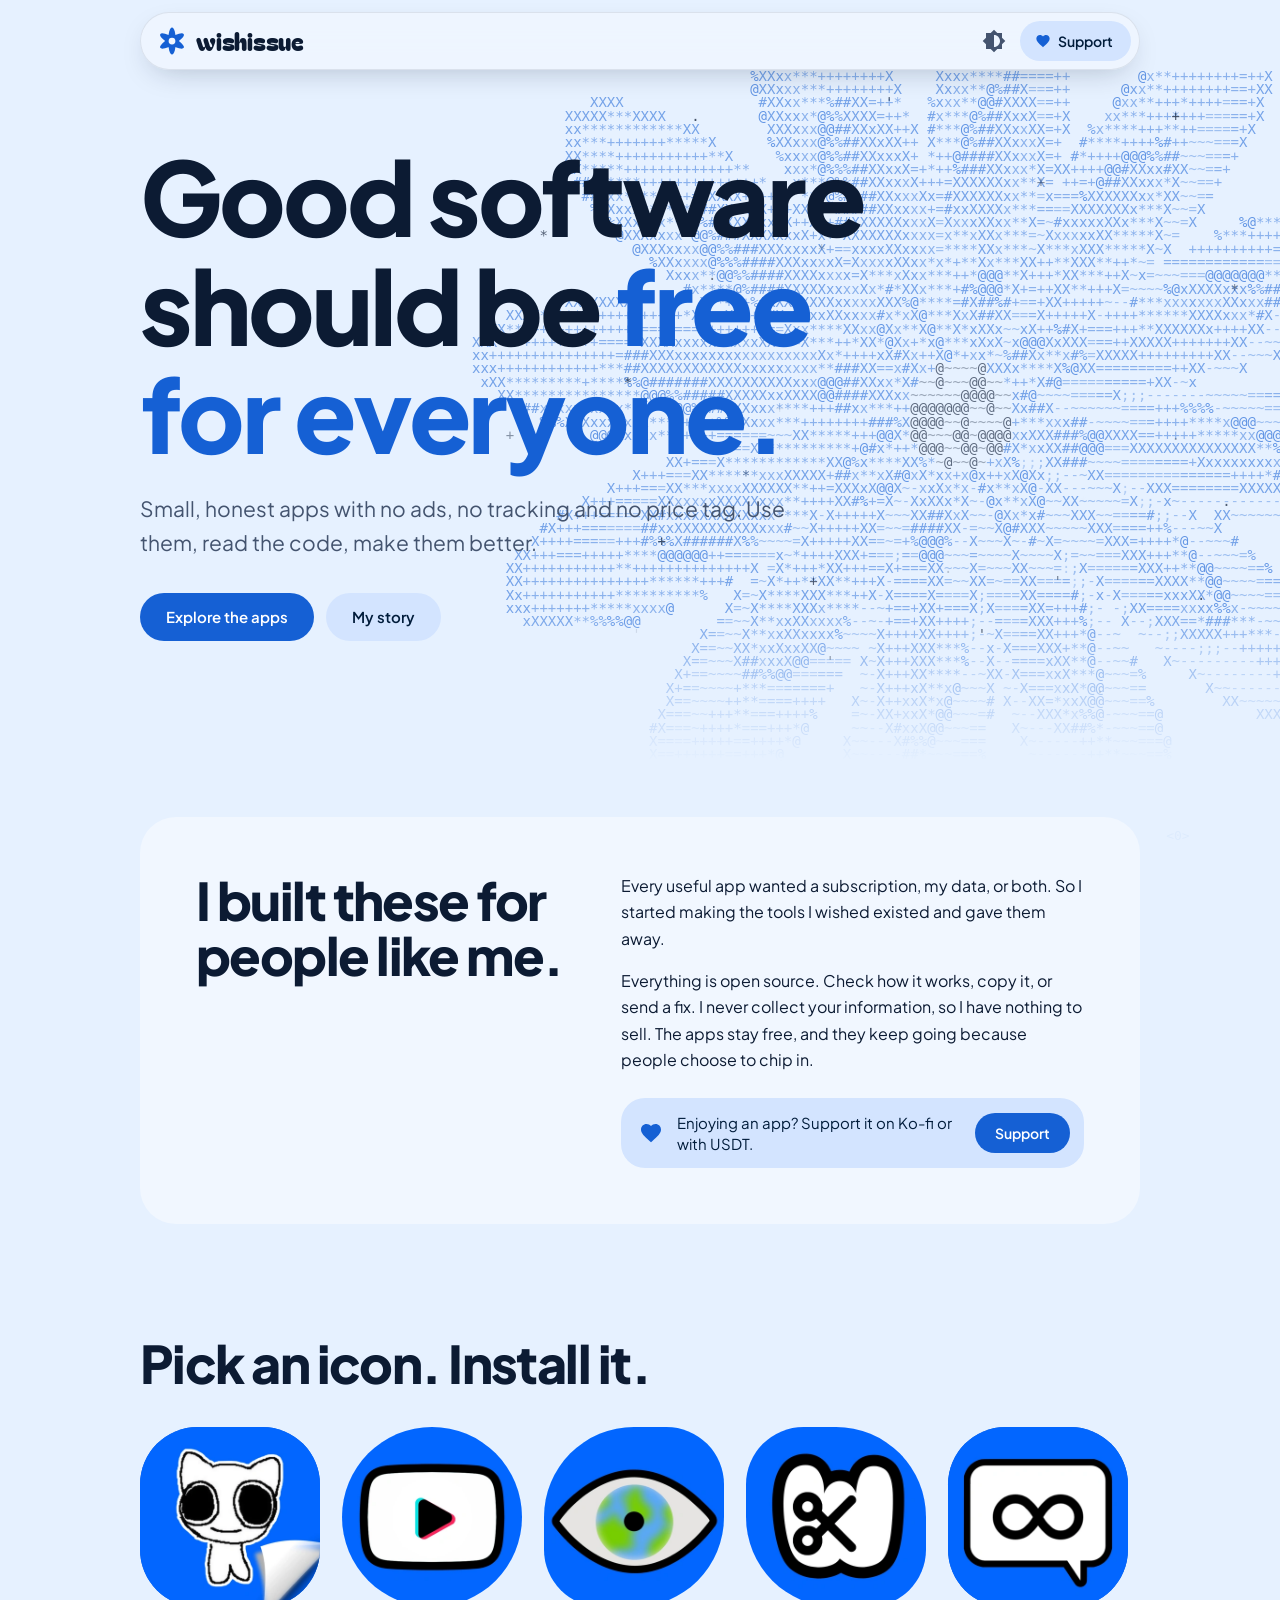
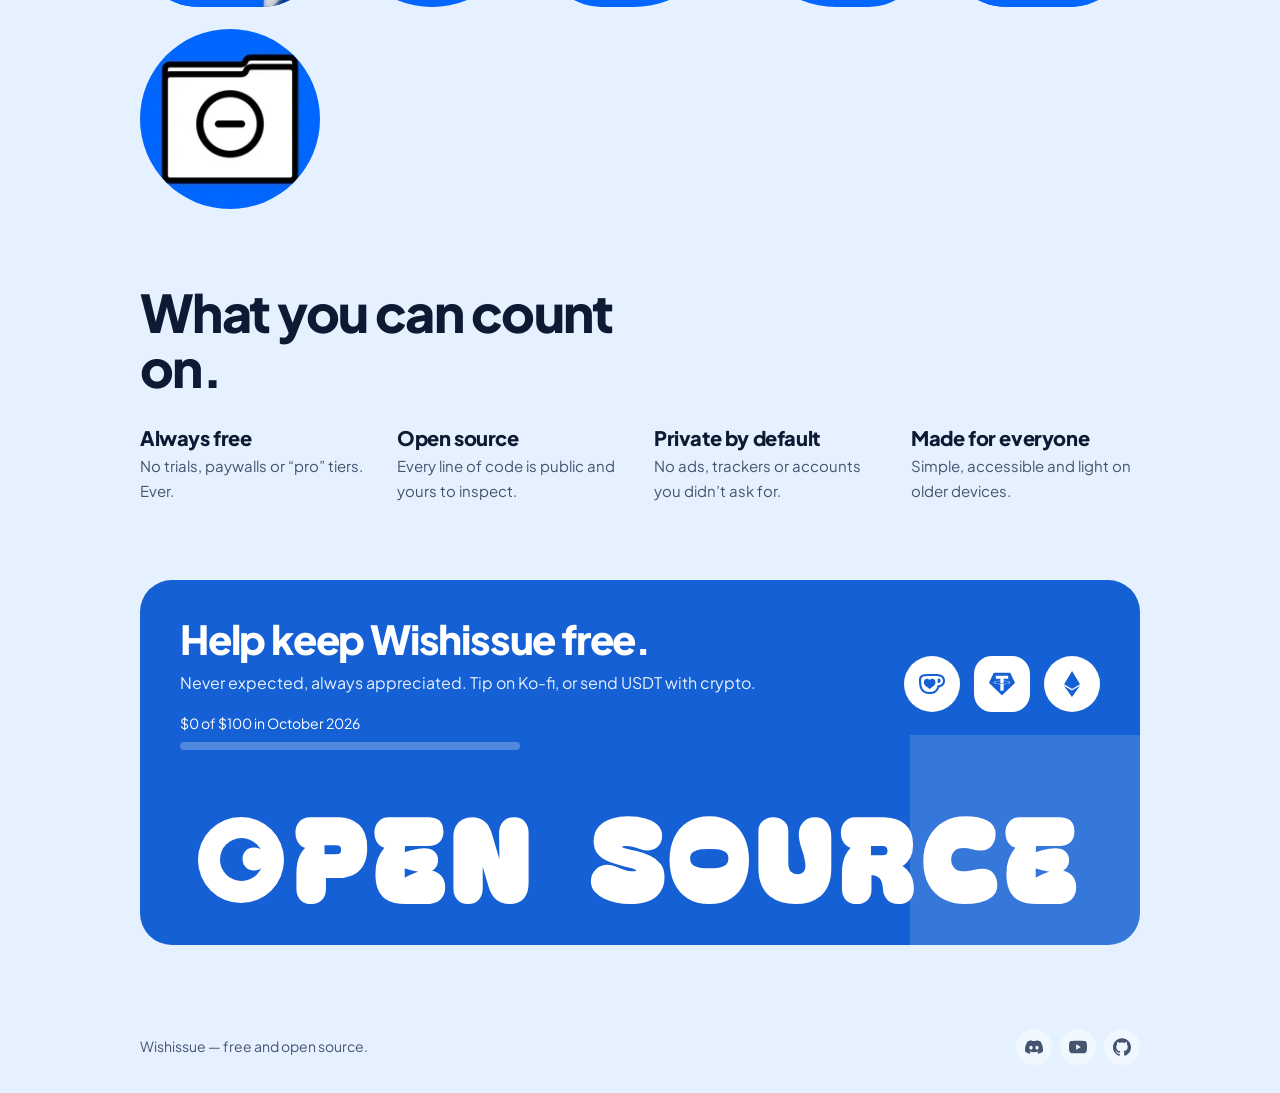
<file: index.html>
<!DOCTYPE html>
<html lang="en">
<head>
<meta charset="utf-8">
<meta name="viewport" content="width=device-width, initial-scale=1, viewport-fit=cover">
<title>Wishissue — free, open source, for everyone</title>
<link rel="preconnect" href="https://fonts.googleapis.com">
<link href="https://fonts.googleapis.com/css2?family=Bagel+Fat+One&family=Plus+Jakarta+Sans:wght@400;500;600;800&display=swap" rel="stylesheet">
<script>try{var t=localStorage.getItem("wishissue-theme");if(t==="light"||t==="dark")document.documentElement.dataset.theme=t}catch(e){}</script>
<style>
:root{--bg:#e6f1ff;--sc:#f1f7ff;--sh:#d9e9ff;--on:#0c1b33;--onv:#44546f;--pri:#1560d4;--onpri:#fff;--pc:#d3e4ff;--onpc:#001c3b;--tc:#dfe0ff;--cc:#c4ecff;--ink:#0c1b33;--inkon:#fff;color-scheme:light;box-sizing:border-box;padding-top:env(safe-area-inset-top,0px);padding-bottom:env(safe-area-inset-bottom,0px)}
@media (prefers-color-scheme:dark){:root:not([data-theme="light"]){--bg:#000;--sc:#0d1424;--sh:#16213a;--on:#e4ecfa;--onv:#9fb1ce;--pri:#a8c8ff;--onpri:#00315e;--pc:#0b3e7d;--onpc:#d3e4ff;--tc:#27285a;--cc:#00394f;--ink:#e4ecfa;--inkon:#0a0f1a;color-scheme:dark}}
:root[data-theme="dark"]{--bg:#000;--sc:#0d1424;--sh:#16213a;--on:#e4ecfa;--onv:#9fb1ce;--pri:#a8c8ff;--onpri:#00315e;--pc:#0b3e7d;--onpc:#d3e4ff;--tc:#27285a;--cc:#00394f;--ink:#e4ecfa;--inkon:#0a0f1a;color-scheme:dark}
*,*::before,*::after{box-sizing:inherit}
html{scroll-behavior:smooth;scroll-padding-top:calc(92px + env(safe-area-inset-top,0px))}
body{margin:0;background:var(--bg);color:var(--on);font:400 16px/1.65 "Plus Jakarta Sans",system-ui,sans-serif;transition:background .3s,color .3s;overflow-x:hidden}
body::before{content:"";position:fixed;inset:0 0 auto;height:env(safe-area-inset-top,0px);z-index:21;background:var(--bg)}
h1,h2,h3{margin:0;line-height:1.06;letter-spacing:-.03em;font-weight:800}
a{color:inherit}
svg.i{width:24px;height:24px;fill:currentColor;flex:none}
.wrap{max-width:1040px;margin:0 auto;padding:0 20px}

/* ambient ASCII layer behind the whole page */
#bg{position:fixed;top:0;left:0;width:100%;height:100%;z-index:0;pointer-events:none;display:block}
main{position:relative;z-index:1}

/* floating header */
header{position:sticky;top:env(safe-area-inset-top,0px);z-index:20;pointer-events:none}
nav{pointer-events:auto;display:flex;align-items:center;gap:4px;height:58px;margin-top:12px;padding:0 8px 0 16px;border-radius:999px;background:var(--sc);background:color-mix(in srgb,var(--sc) 78%,transparent);-webkit-backdrop-filter:blur(18px) saturate(1.4);backdrop-filter:blur(18px) saturate(1.4);border:1px solid color-mix(in srgb,var(--on) 9%,transparent);box-shadow:0 10px 30px -12px rgba(12,27,51,.28)}
.logo{display:flex;align-items:center;gap:9px;margin-right:auto;text-decoration:none;font:400 24px/1 "Bagel Fat One","Plus Jakarta Sans",sans-serif;letter-spacing:-.01em;color:var(--on);padding-right:8px}
.logo svg{width:30px;height:30px;color:var(--pri);animation:spin 24s linear infinite}
.logo:hover svg{animation-duration:3s}
nav a.l{text-decoration:none;color:var(--onv);font-weight:600;font-size:14px;padding:9px 15px;border-radius:999px;transition:background .2s,color .2s}
nav a.l:hover{background:var(--sh);color:var(--on)}
.btn{display:inline-flex;align-items:center;justify-content:center;gap:8px;height:48px;padding:0 26px;border:0;border-radius:999px;background:var(--pri);color:var(--onpri);font:600 15px "Plus Jakarta Sans",sans-serif;text-decoration:none;cursor:pointer;transition:box-shadow .2s,transform .2s}
.btn:hover{box-shadow:0 6px 18px rgba(0,0,0,.25);transform:translateY(-2px)}
.btn.t{background:var(--pc);color:var(--onpc)}
.btn.sm{height:40px;padding:0 20px;font-size:14px}
.btn.sup{padding:0 18px 0 15px;gap:7px;background:var(--pc);color:var(--onpc);font-weight:600}
.btn.sup svg{width:16px;height:16px;fill:var(--pri)}
.btn.sup:hover{background:var(--pri);color:var(--onpri);box-shadow:none;transform:none}
.btn.sup:hover svg{fill:currentColor}
.ib{width:40px;height:40px;border:0;border-radius:50%;background:none;color:var(--onv);display:grid;place-items:center;cursor:pointer;transition:transform .5s;margin-right:2px}
.ib:hover{background:var(--sh);color:var(--on);transform:rotate(180deg)}
a:focus-visible,button:focus-visible{outline:3px solid var(--pri);outline-offset:3px}
@media(max-width:620px){nav a.l{display:none}nav{padding-left:14px}.logo{font-size:22px}}

@keyframes morph{0%,100%{border-radius:50% 50% 50% 12%}33%{border-radius:30% 60% 40% 60%}66%{border-radius:60% 30% 60% 30%}}
@keyframes spin{to{transform:rotate(360deg)}}
@keyframes shine{0%,60%{left:-60%}100%{left:130%}}
@keyframes drift{50%{transform:translateY(-14px) rotate(4deg)}}
@keyframes rise{from{opacity:0;transform:translateY(60%) rotate(4deg)}to{opacity:1;transform:none}}
@keyframes beat{0%,100%{transform:scale(1)}15%{transform:scale(1.22)}30%{transform:scale(1)}45%{transform:scale(1.14)}}
@keyframes bob{50%{translate:0 -7px}}

.hero{position:relative;padding:64px 0 90px}
.hero .wrap{position:relative}
.hero h1{font-size:clamp(44px,9.2vw,108px);max-width:10.5ch}
.hero h1 .g{color:var(--pri)}
.hero p{max-width:44ch;font-size:clamp(18px,2.4vw,21px);color:var(--onv);margin:24px 0 32px}
.cta{display:flex;flex-wrap:wrap;gap:12px}

.rv{opacity:0;transform:translateY(28px) scale(.97);transition:opacity .7s,transform .7s cubic-bezier(.2,.8,.2,1);transition-delay:var(--d,0s)}
.rv.in{opacity:1;transform:none}

section{padding:56px 0}
h2{font-size:clamp(32px,5vw,52px);max-width:15ch}
.card{background:var(--sc);border-radius:36px;padding:clamp(26px,5vw,56px)}
.story{display:grid;grid-template-columns:1fr 1.2fr;gap:40px}
.story p{margin:0 0 16px;max-width:56ch}
.ask{display:flex;align-items:center;gap:14px;margin-top:24px;padding:14px 14px 14px 18px;border-radius:24px;background:var(--pc);color:var(--onpc)}
.ask svg{color:var(--pri);animation:beat 2.4s infinite}
.ask span{flex:1;font-size:15px;line-height:1.4}
@media(max-width:760px){.story{grid-template-columns:1fr;gap:22px}.ask{flex-wrap:wrap}}

.grid{display:grid;grid-template-columns:repeat(4,1fr);gap:18px;margin-top:36px}
@media(max-width:620px){.grid{grid-template-columns:repeat(2,1fr);gap:14px}}
.app{position:relative;aspect-ratio:1;display:grid;place-items:center;text-decoration:none;transition:opacity .7s,transform .7s cubic-bezier(.3,1.4,.5,1),border-radius .4s;transition-delay:var(--d,0s)}
.app.in{animation:bob 5s ease-in-out infinite;animation-delay:var(--d,0s)}
.app svg{width:42%;height:42%;fill:none;stroke:currentColor;stroke-width:1.7;stroke-linecap:round;stroke-linejoin:round;transition:transform .5s cubic-bezier(.3,1.6,.5,1)}
.app:nth-child(1){background:var(--pri);color:var(--onpri);border-radius:32%}
.app:nth-child(2){background:var(--pc);color:var(--onpc);border-radius:50%}
.app:nth-child(3){background:var(--cc);color:var(--on);border-radius:50% 32% 50% 32%}
.app:nth-child(4){background:var(--tc);color:var(--on);border-radius:32% 50%}
.app.in:hover,.app.in:focus-visible{transform:scale(1.07);border-radius:50%;transition-delay:0s;animation-play-state:paused}
.app:hover svg{transform:rotate(-12deg) scale(1.15)}
.app::after{content:attr(data-name);position:absolute;bottom:-14px;left:50%;transform:translate(-50%,6px);background:var(--ink);color:var(--inkon);font-size:13px;font-weight:600;padding:5px 12px;border-radius:8px;opacity:0;pointer-events:none;transition:.2s;white-space:nowrap;z-index:2}
.app:hover::after,.app:focus-visible::after{opacity:1;transform:translate(-50%,0)}

.pillars{display:grid;grid-template-columns:repeat(auto-fit,minmax(210px,1fr));gap:28px;margin-top:32px}
.pillars h3{font-size:20px;margin-bottom:6px;letter-spacing:-.02em}
.pillars p{margin:0;color:var(--onv);font-size:15px}

.give{background:var(--pri);color:var(--onpri);border-radius:36px;padding:clamp(26px,6vw,60px);position:relative;overflow:hidden;margin-bottom:36px}
.give::after{content:"";position:absolute;right:-90px;bottom:-110px;width:320px;height:320px;background:rgba(255,255,255,.14);animation:morph 9s ease-in-out infinite;pointer-events:none}
.give>*{position:relative;z-index:1}
.give p{max-width:50ch;opacity:.9;margin:16px 0 26px}
.give h2{max-width:13ch}
@media(prefers-reduced-motion:reduce){*,*::before,*::after{animation:none!important;transition:none!important}.rv{opacity:1;transform:none}html{scroll-behavior:auto}}
.ways{display:flex;flex-wrap:wrap;gap:14px}
.wy{position:relative;width:68px;height:68px;display:grid;place-items:center;background:var(--onpri);color:var(--pri);text-decoration:none;font-size:28px;font-weight:800;border-radius:50%;transition:transform .3s cubic-bezier(.3,1.5,.5,1),border-radius .3s}
.wy:nth-child(even){border-radius:32%}
.wy:hover,.wy:focus-visible{transform:translateY(-5px) scale(1.06);border-radius:30% 50%}
.wy::after{content:attr(data-name);position:absolute;bottom:calc(100% + 8px);left:50%;transform:translate(-50%,6px);background:var(--ink);color:var(--inkon);font-size:13px;font-weight:600;padding:5px 12px;border-radius:8px;opacity:0;pointer-events:none;transition:.2s;white-space:nowrap}
.wy:hover::after,.wy:focus-visible::after{opacity:1;transform:translate(-50%,0)}
.hero .wrap{z-index:1}
.cols{display:grid;grid-template-columns:repeat(auto-fit,minmax(170px,1fr));gap:22px;font-size:14px;line-height:1.5}
.cols b{display:block;margin-bottom:8px;font-weight:800}
.cols p{margin:0;opacity:.85}
.cols a{display:block;color:inherit;text-underline-offset:3px}
.mark{margin-top:clamp(28px,6vw,60px);font:400 clamp(54px,15.4vw,178px)/.9 "Bagel Fat One","Plus Jakarta Sans",sans-serif;color:#c3d7ff;white-space:nowrap;text-align:center;letter-spacing:-.01em;user-select:none}
.eye{display:inline-block;width:.76em;height:.76em;border-radius:50%;background:currentColor;position:relative;vertical-align:baseline;margin-right:.03em}
.hole{position:absolute;inset:22%;border-radius:50%;background:#0b1220;animation:blink 6s infinite}
.pupil{position:absolute;width:46%;height:46%;left:27%;top:27%;border-radius:50%;background:currentColor;transform:translate(var(--px,0),var(--py,0));transition:transform .22s ease-out}
@keyframes blink{0%,95%,100%{transform:scaleY(1)}97.5%{transform:scaleY(.06)}}
.hero h1{font-size:clamp(40px,6.4vw,86px);max-width:11ch}
.give .hole{background:var(--pri)}
.hero{overflow:hidden;padding:72px 0 120px}
.hero .wrap{position:relative;z-index:1}
.hero h1{font-size:clamp(44px,8vw,104px);max-width:11ch}
.hero canvas{position:absolute;top:0;left:0;width:100%;height:100%;display:block;-webkit-mask-image:linear-gradient(#000 78%,transparent);mask-image:linear-gradient(#000 78%,transparent)}
.give{padding:clamp(22px,4vw,38px) clamp(22px,4vw,40px) 0;margin-bottom:24px;border-radius:32px}
.give .top{display:flex;flex-wrap:wrap;align-items:center;justify-content:space-between;gap:20px 32px}
.give h2{font-size:clamp(28px,4vw,40px);max-width:none}
.give p{margin:10px 0 0}
.wy{width:56px;height:56px;font-size:24px}
.give .mark{color:var(--onpri);margin-top:clamp(28px,5vw,56px);padding-bottom:clamp(18px,3.4vw,40px);font-size:clamp(30px,8.6vw,112px);text-transform:uppercase;font-weight:800;letter-spacing:.09em;word-spacing:.22em;-webkit-text-stroke:.02em currentColor}
.give .hole{background:var(--pri)}

/* single wandering eye: it is the dot of the first "i" */
.mark .eye{width:.58em;height:.58em;margin:0 .09em 0 0;vertical-align:baseline}
.mark .eye .hole{inset:25%}
.mark .eye .pupil{width:52%;height:52%;left:24%;top:24%}


/* tiles: five columns */
.grid{grid-template-columns:repeat(5,1fr)}
@media(max-width:760px){.grid{grid-template-columns:repeat(3,1fr)}}
@media(max-width:480px){.grid{grid-template-columns:repeat(2,1fr)}}
.app:nth-child(5){background:var(--pc);color:var(--onpc);border-radius:50% 32%}
/* tiles use the real app icons */
.grid{display:grid;grid-template-columns:repeat(auto-fill,minmax(140px,180px));gap:22px;justify-content:start}
@media(max-width:480px){.grid{grid-template-columns:repeat(2,1fr)}}
.app{overflow:visible}
.app .ti{width:100%;height:100%;object-fit:cover;border-radius:inherit;display:block;transition:border-radius .4s}
.app .tl{font-size:44px;font-weight:800;line-height:1}
.app:nth-child(4n+1){background:var(--pri);color:var(--onpri);border-radius:32%}
.app:nth-child(4n+2){background:var(--pc);color:var(--onpc);border-radius:50%}
.app:nth-child(4n+3){background:var(--cc);color:var(--on);border-radius:50% 32% 50% 32%}
.app:nth-child(4n+4){background:var(--tc);color:var(--on);border-radius:32% 50%}
.app.sk{animation:pulse 1.4s ease-in-out infinite;pointer-events:none}
@keyframes pulse{50%{opacity:.45}}
.empty{margin:28px 0 0;color:var(--onv)}
/* goal bar */
.goal{margin:16px 0 0;max-width:340px;font-size:14px}
.goal .bar{height:8px;margin-top:6px;border-radius:99px;background:rgba(255,255,255,.25);overflow:hidden}
.goal .bar i{display:block;height:100%;width:0;border-radius:99px;background:var(--onpri);transition:width .8s cubic-bezier(.2,.8,.2,1)}
/* footer corner links */
.foot{position:relative;z-index:1;display:flex;align-items:center;justify-content:space-between;gap:16px;padding-top:4px;padding-bottom:calc(28px + env(safe-area-inset-bottom,0px));font-size:14px;color:var(--onv)}
.soc{display:flex;gap:8px}
.soc a{position:relative;width:36px;height:36px;display:grid;place-items:center;border-radius:50%;background:var(--sc);color:var(--onv);transition:transform .25s cubic-bezier(.3,1.5,.5,1),background .2s,color .2s}
.soc a svg{width:18px;height:18px;fill:currentColor}
.soc a:hover,.soc a:focus-visible{background:var(--pri);color:var(--onpri);transform:translateY(-3px)}
.soc a::after{content:attr(data-name);position:absolute;bottom:calc(100% + 8px);left:50%;transform:translate(-50%,6px);background:var(--ink);color:var(--inkon);font-size:12px;font-weight:600;padding:4px 10px;border-radius:8px;opacity:0;pointer-events:none;transition:.2s;white-space:nowrap}
.soc a:hover::after,.soc a:focus-visible::after{opacity:1;transform:translate(-50%,0)}
.wy svg{width:26px;height:26px}
.dl{margin-top:22px}.dl h2{font-size:18px;margin-bottom:6px}
.dl a{display:flex;justify-content:space-between;gap:12px;padding:10px 0;border-bottom:1px solid color-mix(in srgb,var(--on) 10%,transparent);text-decoration:none;font-size:14px}
.dl a:last-child{border:0}.dl small{color:var(--onv);display:block}.dl b{white-space:nowrap;font-weight:600}
/* app download page: one full screen, no header/footer, nothing to scroll to */
body.d header,body.d .foot,body.d #bg,body.d .give{display:none}
body.d{overflow-x:hidden}
#detail{padding:0}
#detail>.wrap{max-width:none;padding:0}
.hero2{position:relative;display:grid;grid-template-columns:1fr 1fr;height:100vh;height:100svh;overflow:hidden}
.hl{position:relative;display:flex;flex-direction:column;justify-content:center;padding:clamp(64px,10vh,96px) clamp(24px,5vw,72px) clamp(24px,5vh,48px);min-height:0}
.back{position:absolute;z-index:3;top:calc(20px + env(safe-area-inset-top,0px));left:clamp(18px,4vw,56px);display:inline-flex;align-items:center;gap:6px;text-decoration:none;font-weight:600;font-size:14px;color:var(--onv);padding:8px 14px 8px 10px;border-radius:999px;background:var(--sc)}
.back:hover{background:var(--sh);color:var(--on)}
.kick{font:600 13px/1 "Plus Jakarta Sans",sans-serif;letter-spacing:.14em;text-transform:uppercase;color:var(--pri)}
.hl h1{margin:14px 0 0;font:400 clamp(36px,min(6.2vw,11vh),92px)/1 "Bagel Fat One","Plus Jakarta Sans",sans-serif;letter-spacing:-.01em;text-transform:uppercase;overflow-wrap:anywhere}
.ln{display:block;overflow:hidden;padding:.06em 0}
.ln>i{display:block;font-style:normal}
.ln.n{color:var(--pri)}
.hl .lede{max-width:44ch;margin:clamp(14px,2.6vh,22px) 0 0;font-size:clamp(15px,2vh,19px);color:var(--onv);display:-webkit-box;-webkit-line-clamp:3;-webkit-box-orient:vertical;overflow:hidden}
.acts{display:flex;flex-wrap:wrap;gap:10px;margin:clamp(18px,3.6vh,30px) 0 0}
.stats{display:flex;flex-wrap:wrap;gap:10px 24px;margin-top:clamp(20px,4.6vh,46px);padding-top:clamp(12px,2.2vh,20px);border-top:2px solid rgba(128,128,128,.28);border-top:2px solid color-mix(in srgb,var(--on) 14%,transparent)}
.stats b{display:block;font-size:clamp(15px,2.2vh,20px);font-weight:800;letter-spacing:-.02em}
.stats small{font-size:12px;letter-spacing:.08em;text-transform:uppercase;color:var(--onv)}
/* right side: the icon sits flat on a panel painted with the icon's own background colour, so the two simply blend */
.hr{position:relative;display:flex;flex-direction:column;background:var(--ac,#1560d4);color:var(--acon,#fff);overflow:hidden}
.hero2:not(.rgo) .hr{visibility:hidden}
.lg{position:relative;flex:1;min-height:0;display:grid;place-items:center;padding:clamp(56px,9vh,84px) 16px 8px}
.logo2{display:block;height:100%;max-height:560px;max-width:100%;aspect-ratio:1;object-fit:cover;border-radius:0;box-shadow:none;background:none}
.logo2.boxed{border-radius:22%;box-shadow:0 26px 50px -22px rgba(0,0,0,.55)}
.logo2.tl2{display:grid;place-items:center;font:400 clamp(90px,24vh,220px)/1 "Bagel Fat One",sans-serif;color:inherit}
.ver{position:absolute;top:calc(20px + env(safe-area-inset-top,0px));right:clamp(18px,4vw,40px);z-index:2;font:400 clamp(34px,6vh,64px)/1 "Bagel Fat One",sans-serif;opacity:.9}
/* screenshot strip: image heights are set on the <img> itself (percent heights inside <button> collapse in Firefox) */
.shotw{--sh:clamp(110px,24vh,210px);position:relative;flex:none}
.shots2{position:relative;display:flex;gap:12px;overflow-x:auto;padding:6px clamp(16px,3vw,32px) calc(18px + env(safe-area-inset-bottom,0px));scrollbar-width:none;-ms-overflow-style:none;-webkit-overflow-scrolling:touch;scroll-snap-type:x proximity;scroll-padding:0 clamp(16px,3vw,32px)}
.shots2::-webkit-scrollbar{display:none}
.shots2 button{flex:none;display:block;border:2px solid rgba(255,255,255,.4);padding:0;background:rgba(0,0,0,.15);border-radius:16px;overflow:hidden;cursor:zoom-in;scroll-snap-align:start;box-shadow:0 14px 28px -14px rgba(0,0,0,.5);transition:transform .3s cubic-bezier(.3,1.5,.5,1)}
.shots2 button[hidden]{display:none}
.shots2 button:hover,.shots2 button:focus-visible{transform:translateY(-6px) scale(1.03)}
.shots2 img{display:block;height:var(--sh);width:auto;min-width:calc(var(--sh) * .46)}
.sa{position:absolute;top:calc(8px + var(--sh) / 2 - 20px);z-index:2;width:40px;height:40px;border:0;border-radius:50%;display:grid;place-items:center;background:rgba(0,0,0,.5);color:#fff;cursor:pointer;transition:transform .2s,background .2s}
.sa[hidden]{display:none}
.sa:hover{background:rgba(0,0,0,.72);transform:scale(1.08)}
.sa.l{left:8px}.sa.r{right:8px}
.sa svg{width:24px;height:24px;fill:currentColor}

/* incoming animation (from-states only, so reduced motion simply shows the final page).
   Left column starts at once ("go"); the right panel waits until the icon colour is known ("rgo"). */
.hero2{clip-path:inset(0)}
.hero2.rgo .hr{animation:shutter 1.05s cubic-bezier(.65,0,.2,1) both}
.hero2.rgo .hr::before,.hero2.rgo .hr::after{content:"";position:absolute;left:0;right:0;pointer-events:none;z-index:4}
.hero2.rgo .hr::before{top:0;bottom:0;background:repeating-linear-gradient(180deg,rgba(0,0,0,.22) 0 3px,rgba(255,255,255,.1) 3px 5px,transparent 5px 30px);animation:slatsout .7s ease .8s both}
.hero2.rgo .hr::after{bottom:0;height:16px;background:linear-gradient(rgba(0,0,0,.42),rgba(0,0,0,.18));box-shadow:0 -2px 0 rgba(255,255,255,.18);animation:slatsout .5s ease .95s both}
.hero2.rgo .logo2{animation:logoin 1s cubic-bezier(.2,1.1,.3,1) .75s both,float 7s ease-in-out 2s infinite}
.hero2.rgo .ver{animation:fadeup .7s 1s both}
.hero2.go .ln>i{animation:up .85s cubic-bezier(.2,.85,.2,1) both;animation-delay:calc(.45s + var(--k)*.12s)}
.hero2.go .kick,.hero2.go .lede,.hero2.go .acts,.hero2.go .stats,.hero2.go .back{animation:fromleft .8s cubic-bezier(.2,.85,.2,1) both;animation-delay:var(--d,.2s)}
.hero2.rgo .shots2 button{animation:slidein .85s cubic-bezier(.2,.85,.2,1) backwards;animation-delay:calc(1.05s + var(--k)*.09s)}
@keyframes shutter{from{transform:translateY(-100%)}to{transform:none}}
@keyframes slatsout{to{opacity:0}}
@keyframes fromleft{from{opacity:0;transform:translateX(-36px)}}
@keyframes logoin{from{opacity:0;transform:translateY(-38%) scale(.78)}}
@keyframes up{from{transform:translateY(110%)}}
@keyframes fadeup{from{opacity:0;transform:translateY(22px)}}
@keyframes slidein{from{opacity:0;transform:translateX(64px)}}
@keyframes float{50%{transform:translateY(-10px) scale(1.02)}}

@media(max-width:820px){
 .hero2{grid-template-columns:1fr;height:auto;min-height:100svh;overflow:visible}
 .hr{order:-1;height:min(64svh,540px)}
 .shotw{--sh:clamp(84px,13vh,120px)}
 .lg{padding-top:64px}
 .hl{padding-top:28px}
 .back{background:rgba(255,255,255,.88);color:#0c1b33}
}
/* download pop-up: one big recommended button, small icon chips for the rest */
dialog#dlg{--ac:var(--pri);--acon:var(--onpri);width:min(92vw,380px);border:0;border-radius:32px;padding:22px 20px 18px;background:var(--sc);color:var(--on);overflow:visible}
dialog#dlg::backdrop{background:rgba(0,0,0,.5);-webkit-backdrop-filter:blur(4px);backdrop-filter:blur(4px)}
dialog#dlg[open]{animation:pop .45s cubic-bezier(.2,1.2,.3,1) both}
dialog#dlg[open]::backdrop{animation:fade .3s both}
@keyframes pop{from{opacity:0;transform:translateY(24px) scale(.9)}}
@keyframes fade{from{opacity:0}}
.dh{display:flex;align-items:center;gap:14px;padding-right:40px}
.dh img,.dh .di{flex:none;width:56px;height:56px;border-radius:30%;object-fit:cover;background:var(--ac);color:var(--acon);display:grid;place-items:center;font:400 26px/1 "Bagel Fat One",sans-serif}
.dh h3{font-size:21px;line-height:1.1}
.dh p{margin:3px 0 0;font-size:13px;color:var(--onv)}
.opt{position:relative;overflow:hidden;display:flex;align-items:center;gap:12px;text-decoration:none;color:inherit;-webkit-tap-highlight-color:transparent}
.opt .oi{display:grid;place-items:center;flex:none}
.opt .oi svg{width:22px;height:22px;fill:currentColor}
.opt.best{margin-top:18px;padding:12px 14px 12px 12px;border-radius:24px;background:var(--ac);color:var(--acon);transition:transform .2s,box-shadow .2s}
.opt.best:hover{transform:translateY(-2px);box-shadow:0 10px 22px -10px rgba(0,0,0,.5)}
.opt.best .oi{width:44px;height:44px;border-radius:50%;background:rgba(255,255,255,.2)}
.opt.best .ot{flex:1;min-width:0;display:grid;line-height:1.25}
.opt.best .ot b{font-size:16px;font-weight:800}
.opt.best .ot small{font-size:12.5px;opacity:.85}
.opt.best .go{width:40px;height:40px;border-radius:50%;background:var(--acon);color:var(--ac);display:grid;place-items:center;flex:none;transition:transform .3s cubic-bezier(.3,1.6,.5,1)}
.opt.best:hover .go{transform:translateY(3px)}
.opt.best .go svg{width:22px;height:22px;fill:currentColor}
.opts{display:grid;grid-template-columns:repeat(2,1fr);gap:8px;margin-top:10px}
.opts:empty{display:none}
.opts .opt{padding:9px 12px 9px 9px;border-radius:18px;background:var(--sh);font-size:13px;font-weight:600;transition:background .2s,color .2s,transform .2s}
.opts .opt:hover{background:var(--pri);color:var(--onpri);transform:translateY(-2px)}
.opts .oi{width:30px;height:30px;border-radius:50%;background:var(--pc);color:var(--onpc)}
.opts .oi svg{width:18px;height:18px}
.opts .ot{display:grid;line-height:1.2;min-width:0}
.opts .ot span{white-space:nowrap;overflow:hidden;text-overflow:ellipsis}
.opts .ot small{font-weight:500;font-size:11.5px;opacity:.75}
.more{display:grid;grid-template-columns:repeat(4,1fr);gap:4px;margin-top:14px;padding-top:12px;border-top:1px solid color-mix(in srgb,var(--on) 10%,transparent)}
.more a{display:grid;justify-items:center;gap:4px;padding:6px 0;border-radius:14px;text-decoration:none;color:var(--onv);font-size:11.5px;font-weight:600;transition:color .2s,background .2s}
.more a svg{width:36px;height:36px;padding:8px;border-radius:50%;background:var(--sh);fill:currentColor;transition:background .2s,color .2s,transform .3s cubic-bezier(.3,1.6,.5,1)}
.more a:hover{color:var(--on)}
.more a:hover svg{background:var(--pri);color:var(--onpri);transform:translateY(-3px)}
/* after a download starts */
.okv{display:none;text-align:center;padding:10px 0 2px}
dialog#dlg.ok .dh,dialog#dlg.ok .opt.best,dialog#dlg.ok .opts,dialog#dlg.ok .more{display:none}
dialog#dlg.ok .okv{display:block}
.okv .ring{width:84px;height:84px;display:block;margin:0 auto 12px;overflow:visible}
.okv .ring circle{fill:var(--ac);transform-origin:center;transform:scale(0)}
.okv .ring path{fill:none;stroke:var(--acon);stroke-width:4;stroke-linecap:round;stroke-linejoin:round;stroke-dasharray:40;stroke-dashoffset:40}
dialog#dlg.ok .ring circle{animation:okpop .5s cubic-bezier(.3,1.6,.5,1) forwards}
dialog#dlg.ok .ring path{animation:okdraw .45s ease .35s forwards}
dialog#dlg.ok .okh{animation:fadeup .5s ease .5s both}
dialog#dlg.ok .okp,dialog#dlg.ok .oka{animation:fadeup .5s ease .65s both}
@keyframes okpop{to{transform:scale(1)}}
@keyframes okdraw{to{stroke-dashoffset:0}}
.okv h3{font-size:24px}
.okv p{margin:8px auto 18px;max-width:30ch;font-size:14px;color:var(--onv)}
.oka{display:flex;justify-content:center;gap:8px}
.bit{position:fixed;left:0;top:0;z-index:200;pointer-events:none;will-change:transform,opacity}
.bit svg{display:block;width:100%;height:100%;fill:currentColor}
.x{position:absolute;top:12px;right:14px;width:40px;height:40px;border:0;border-radius:50%;background:none;color:var(--onv);font-size:26px;cursor:pointer}
.x:hover{background:var(--sh)}

/* screenshot viewer: arrows, swipe, keyboard, sliding track */
.vw{position:fixed;top:0;right:0;bottom:0;left:0;z-index:100;display:flex;flex-direction:column;background:rgba(6,9,18,.97);color:#fff;opacity:0;visibility:hidden;pointer-events:none;transition:opacity .28s ease,visibility 0s linear .28s;overscroll-behavior:contain;-webkit-user-select:none;user-select:none}
.vw.open{opacity:1;visibility:visible;pointer-events:auto;transition:opacity .28s ease,visibility 0s}
.vw [hidden]{display:none!important}
.vw :focus-visible{outline-color:#fff}
html.vw-lock,html.vw-lock body{overflow:hidden}
.vw-top{flex:none;display:flex;align-items:center;justify-content:space-between;padding:calc(12px + env(safe-area-inset-top,0px)) calc(16px + env(safe-area-inset-right,0px)) 4px calc(20px + env(safe-area-inset-left,0px))}
.vw-count{font:600 14px/1 "Plus Jakarta Sans",system-ui,sans-serif;letter-spacing:.08em}
.vw-x,.vw-nav{display:grid;place-items:center;border:0;border-radius:50%;background:rgba(255,255,255,.14);color:#fff;cursor:pointer;transition:background .2s,transform .2s,opacity .2s}
.vw-x{width:44px;height:44px}
.vw-x:hover,.vw-nav:hover:not(:disabled){background:rgba(255,255,255,.28)}
.vw-x svg,.vw-nav svg{width:24px;height:24px;fill:currentColor}
.vw-stage{position:relative;flex:1;min-height:0;overflow:hidden;touch-action:pan-y;cursor:grab}
.vw-stage:active{cursor:grabbing}
.vw-track{position:absolute;top:0;right:0;bottom:0;left:0;display:flex;transform:translate3d(calc(var(--i,0) * -100% + var(--dx,0px)),0,0);transition:transform .5s cubic-bezier(.2,.85,.2,1);will-change:transform}
.vw-track.drag,.vw-track.snap{transition:none}
.vw-slide{position:relative;flex:0 0 100%;min-width:0;height:100%;display:flex;align-items:center;justify-content:center;padding:8px clamp(56px,9vw,124px)}
.vw-slide img{display:block;min-width:0;min-height:0;max-width:100%;max-height:100%;width:auto;height:auto;object-fit:contain;border-radius:18px;box-shadow:0 30px 60px -24px rgba(0,0,0,.7);opacity:0;transform:scale(.94);transition:opacity .45s ease,transform .55s cubic-bezier(.2,.85,.2,1);-webkit-user-drag:none}
.vw-slide img.ok{opacity:1;transform:none}
.vw-slide.ld::after{content:"";position:absolute;top:50%;left:50%;width:34px;height:34px;margin:-17px 0 0 -17px;border:3px solid rgba(255,255,255,.25);border-top-color:#fff;border-radius:50%;animation:spin .8s linear infinite}
.vw-msg{display:none;flex-direction:column;align-items:center;gap:12px;text-align:center;font-size:15px}
.vw-slide.er .vw-msg{display:flex}
.vw-retry{height:40px;padding:0 20px;border:0;border-radius:999px;background:#fff;color:#0c1b33;font:600 14px "Plus Jakarta Sans",system-ui,sans-serif;cursor:pointer}
.vw-nav{position:absolute;top:50%;z-index:3;width:52px;height:52px;margin-top:-26px}
.vw-nav.p{left:clamp(8px,2vw,28px)}.vw-nav.n{right:clamp(8px,2vw,28px)}
.vw-nav:disabled{opacity:.25;cursor:default}
.vw-nav:active:not(:disabled){transform:scale(.92)}
.vw-thumbs{position:relative;flex:none;display:flex;gap:8px;overflow-x:auto;scrollbar-width:none;scroll-behavior:smooth;padding:10px 16px calc(14px + env(safe-area-inset-bottom,0px))}
.vw-thumbs::-webkit-scrollbar{display:none}
.vw-thumbs button{flex:none;display:block;padding:0;border:2px solid transparent;border-radius:10px;overflow:hidden;background:#1b2233;opacity:.5;cursor:pointer;transition:opacity .25s,border-color .25s,transform .25s}
.vw-thumbs button:first-child{margin-left:auto}
.vw-thumbs button:last-child{margin-right:auto}
.vw-thumbs button:hover{opacity:.85}
.vw-thumbs button[aria-current="true"]{opacity:1;border-color:#fff;transform:translateY(-3px)}
.vw-thumbs img{display:block;height:52px;width:auto;min-width:24px}
@media(max-width:640px){.vw-slide{padding:8px 10px}.vw-nav{width:44px;height:44px;margin-top:-22px;opacity:.92}}
@media(max-height:520px){.vw-thumbs{display:none}}
</style>
</head>
<body>
<canvas id="bg" aria-hidden="true"></canvas>
<header><div class="wrap"><nav>
  <a class="logo" href="#top" aria-label="Wishissue home"><svg viewBox="0 0 32 32" aria-hidden="true"><g fill="currentColor"><ellipse cx="16" cy="16" rx="4.2" ry="14.5"/><ellipse cx="16" cy="16" rx="4.2" ry="14.5" transform="rotate(60 16 16)"/><ellipse cx="16" cy="16" rx="4.2" ry="14.5" transform="rotate(120 16 16)"/></g><circle cx="16" cy="16" r="3.6" fill="var(--sc)"/></svg><span>wishissue</span></a>
    <button class="ib" id="tog" aria-label="Switch light or dark theme"><svg class="i" viewBox="0 0 24 24"><path d="M20 8.69V4h-4.69L12 .69 8.69 4H4v4.69L.69 12 4 15.31V20h4.69L12 23.31 15.31 20H20v-4.69L23.31 12 20 8.69zM12 18V6c3.31 0 6 2.69 6 6s-2.69 6-6 6z"/></svg></button>
  <a class="btn sm sup" href="donate.html"><svg viewBox="0 0 24 24" aria-hidden="true"><path d="M12 21.35l-1.45-1.32C5.4 15.36 2 12.28 2 8.5 2 5.42 4.42 3 7.5 3c1.74 0 3.41.81 4.5 2.09C13.09 3.81 14.76 3 16.5 3 19.58 3 22 5.42 22 8.5c0 3.78-3.4 6.86-8.55 11.54L12 21.35z"/></svg>Support</a>
</nav></div></header>

<main id="top">
<div id="home">
<div class="hero"><canvas id="art" aria-hidden="true"></canvas><div class="wrap">
  <h1>Good software should be <span class="g">free for everyone.</span></h1>
  <p>Small, honest apps with no ads, no tracking and no price tag. Use them, read the code, make them better.</p>
  <div class="cta"><a class="btn" href="#apps">Explore the apps</a><a class="btn t" href="#story">My story</a></div>
</div></div>

<section id="story"><div class="wrap"><div class="card story rv">
  <h2>I built these for people like me.</h2>
  <div>
    <p>Every useful app wanted a subscription, my data, or both. So I started making the tools I wished existed and gave them away.</p>
    <p>Everything is open source. Check how it works, copy it, or send a fix. I never collect your information, so I have nothing to sell. The apps stay free, and they keep going because people choose to chip in.</p>
    <div class="ask"><svg class="i" viewBox="0 0 24 24"><path d="M12 21.35l-1.45-1.32C5.4 15.36 2 12.28 2 8.5 2 5.42 4.42 3 7.5 3c1.74 0 3.41.81 4.5 2.09C13.09 3.81 14.76 3 16.5 3 19.58 3 22 5.42 22 8.5c0 3.78-3.4 6.86-8.55 11.54L12 21.35z"/></svg><span>Enjoying an app? Support it on Ko-fi or with USDT.</span><a class="btn sm" href="donate.html">Support</a></div>
  </div>
</div></div></section>

<section id="apps"><div class="wrap">
  <h2>Pick an icon. Install it.</h2>
  <div class="grid" id="grid" aria-live="polite"></div>
</div></section>

<section id="promise" style="padding-top:20px"><div class="wrap">
  <h2>What you can count on.</h2>
  <div class="pillars">
    <div class="rv"><h3>Always free</h3><p>No trials, paywalls or “pro” tiers. Ever.</p></div>
    <div class="rv" style="--d:.08s"><h3>Open source</h3><p>Every line of code is public and yours to inspect.</p></div>
    <div class="rv" style="--d:.16s"><h3>Private by default</h3><p>No ads, trackers or accounts you didn’t ask for.</p></div>
    <div class="rv" style="--d:.24s"><h3>Made for everyone</h3><p>Simple, accessible and light on older devices.</p></div>
  </div>
</div></section>

<section id="support" style="padding-top:20px"><div class="wrap">
  <div class="give rv">
    <div class="top"><div><h2>Help keep Wishissue free.</h2><p>Never expected, always appreciated. Tip on Ko-fi, or send USDT with crypto.</p><div class="goal" id="goal" hidden><span id="gt"></span><div class="bar"><i id="gf"></i></div></div></div><div class="ways" id="ways"><a class="wy" id="kofi" href="https://ko-fi.com/wishismachine" target="_blank" rel="noopener" data-name="Ko-fi" aria-label="Support on Ko-fi"><svg class="i" viewBox="0 0 24 24" aria-hidden="true"><path d="M11.351 2.715c-2.7 0-4.986.025-6.83.26C2.078 3.285 0 5.154 0 8.61c0 3.506.182 6.13 1.585 8.493 1.584 2.701 4.233 4.182 7.662 4.182h.83c4.209 0 6.494-2.234 7.637-4a9.5 9.5 0 0 0 1.091-2.338C21.792 14.688 24 12.22 24 9.208v-.415c0-3.247-2.13-5.507-5.792-5.87-1.558-.156-2.65-.208-6.857-.208m0 1.947c4.208 0 5.09.052 6.571.182 2.624.311 4.13 1.584 4.13 4v.39c0 2.156-1.792 3.844-3.87 3.844h-.935l-.156.649c-.208 1.013-.597 1.818-1.039 2.546-.909 1.428-2.545 3.064-5.922 3.064h-.805c-2.571 0-4.831-.883-6.078-3.195-1.09-2-1.298-4.155-1.298-7.506 0-2.181.857-3.402 3.012-3.714 1.533-.233 3.559-.26 6.39-.26m6.547 2.287c-.416 0-.65.234-.65.546v2.935c0 .311.234.545.65.545 1.324 0 2.051-.754 2.051-2s-.727-2.026-2.052-2.026m-10.39.182c-1.818 0-3.013 1.48-3.013 3.142 0 1.533.858 2.857 1.949 3.897.727.701 1.87 1.429 2.649 1.896a1.47 1.47 0 0 0 1.507 0c.78-.467 1.922-1.195 2.623-1.896 1.117-1.039 1.974-2.364 1.974-3.897 0-1.662-1.247-3.142-3.039-3.142-1.065 0-1.792.545-2.338 1.298-.493-.753-1.246-1.298-2.312-1.298"/></svg></a></div></div>
    <div class="mark" role="img" aria-label="Open source"><span aria-hidden="true"><span class="eye"><span class="hole"><span class="pupil"></span></span></span>pen source</span></div>
  </div>
</div></section>
</div>
<section id="detail" hidden><div class="wrap"></div></section>
</main>

<footer class="foot wrap"><span id="made">Free and open source.</span><div class="soc" id="soc"><a href="https://discord.com/invite/B5scEa987Y" target="_blank" rel="noopener" data-name="Discord" aria-label="Discord"><svg class="i" viewBox="0 0 24 24" aria-hidden="true"><path d="M20.317 4.3698a19.7913 19.7913 0 00-4.8851-1.5152.0741.0741 0 00-.0785.0371c-.211.3753-.4447.8648-.6083 1.2495-1.8447-.2762-3.68-.2762-5.4868 0-.1636-.3933-.4058-.8742-.6177-1.2495a.077.077 0 00-.0785-.037 19.7363 19.7363 0 00-4.8852 1.515.0699.0699 0 00-.0321.0277C.5334 9.0458-.319 13.5799.0992 18.0578a.0824.0824 0 00.0312.0561c2.0528 1.5076 4.0413 2.4228 5.9929 3.0294a.0777.0777 0 00.0842-.0276c.4616-.6304.8731-1.2952 1.226-1.9942a.076.076 0 00-.0416-.1057c-.6528-.2476-1.2743-.5495-1.8722-.8923a.077.077 0 01-.0076-.1277c.1258-.0943.2517-.1923.3718-.2914a.0743.0743 0 01.0776-.0105c3.9278 1.7933 8.18 1.7933 12.0614 0a.0739.0739 0 01.0785.0095c.1202.099.246.1981.3728.2924a.077.077 0 01-.0066.1276 12.2986 12.2986 0 01-1.873.8914.0766.0766 0 00-.0407.1067c.3604.698.7719 1.3628 1.225 1.9932a.076.076 0 00.0842.0286c1.961-.6067 3.9495-1.5219 6.0023-3.0294a.077.077 0 00.0313-.0552c.5004-5.177-.8382-9.6739-3.5485-13.6604a.061.061 0 00-.0312-.0286zM8.02 15.3312c-1.1825 0-2.1569-1.0857-2.1569-2.419 0-1.3332.9555-2.4189 2.157-2.4189 1.2108 0 2.1757 1.0952 2.1568 2.419 0 1.3332-.9555 2.4189-2.1569 2.4189zm7.9748 0c-1.1825 0-2.1569-1.0857-2.1569-2.419 0-1.3332.9554-2.4189 2.1569-2.4189 1.2108 0 2.1757 1.0952 2.1568 2.419 0 1.3332-.946 2.4189-2.1568 2.4189Z"/></svg></a><a href="https://www.youtube.com/@wishismachine" target="_blank" rel="noopener" data-name="YouTube" aria-label="YouTube"><svg class="i" viewBox="0 0 24 24" aria-hidden="true"><path d="M23.498 6.186a3.016 3.016 0 0 0-2.122-2.136C19.505 3.545 12 3.545 12 3.545s-7.505 0-9.377.505A3.017 3.017 0 0 0 .502 6.186C0 8.07 0 12 0 12s0 3.93.502 5.814a3.016 3.016 0 0 0 2.122 2.136c1.871.505 9.376.505 9.376.505s7.505 0 9.377-.505a3.015 3.015 0 0 0 2.122-2.136C24 15.93 24 12 24 12s0-3.93-.502-5.814zM9.545 15.568V8.432L15.818 12l-6.273 3.568z"/></svg></a><a href="https://github.com/wishissue" target="_blank" rel="noopener" data-name="GitHub" aria-label="GitHub"><svg class="i" viewBox="0 0 24 24" aria-hidden="true"><path d="M12 .297c-6.63 0-12 5.373-12 12 0 5.303 3.438 9.8 8.205 11.385.6.113.82-.258.82-.577 0-.285-.01-1.04-.015-2.04-3.338.724-4.042-1.61-4.042-1.61C4.422 18.07 3.633 17.7 3.633 17.7c-1.087-.744.084-.729.084-.729 1.205.084 1.838 1.236 1.838 1.236 1.07 1.835 2.809 1.305 3.495.998.108-.776.417-1.305.76-1.605-2.665-.3-5.466-1.332-5.466-5.93 0-1.31.465-2.38 1.235-3.22-.135-.303-.54-1.523.105-3.176 0 0 1.005-.322 3.3 1.23.96-.267 1.98-.399 3-.405 1.02.006 2.04.138 3 .405 2.28-1.552 3.285-1.23 3.285-1.23.645 1.653.24 2.873.12 3.176.765.84 1.23 1.91 1.23 3.22 0 4.61-2.805 5.625-5.475 5.92.42.36.81 1.096.81 2.22 0 1.606-.015 2.896-.015 3.286 0 .315.21.69.825.57C20.565 22.092 24 17.592 24 12.297c0-6.627-5.373-12-12-12"/></svg></a></div></footer>

<dialog id="dlg" aria-labelledby="dt"><form method="dialog"><button class="x" aria-label="Close">&times;</button></form><div class="dh" id="dh"></div><div id="best"></div><div class="opts" id="opts"></div><div class="more" id="more"></div><div class="okv" id="okv" aria-live="polite"><svg class="ring" viewBox="0 0 52 52" aria-hidden="true"><circle cx="26" cy="26" r="25"/><path d="M15 27l8 8 14-17"/></svg><h3 class="okh" id="okh">Download started</h3><p class="okp">Look in your downloads. Thank you for using it, it means a lot.</p><div class="oka"><a class="btn sm sup" href="donate.html">Say thanks</a><button type="button" class="btn sm t" id="okc">Done</button></div></div></dialog>

<div class="vw" id="vw" role="dialog" aria-modal="true" aria-label="Screenshots" aria-hidden="true">
  <div class="vw-top"><span class="vw-count" id="vwc" aria-live="polite"></span><button type="button" class="vw-x" id="vwx" aria-label="Close screenshots"><svg viewBox="0 0 24 24" aria-hidden="true"><path d="M19 6.41 17.59 5 12 10.59 6.41 5 5 6.41 10.59 12 5 17.59 6.41 19 12 13.41 17.59 19 19 17.59 13.41 12z"/></svg></button></div>
  <div class="vw-stage" id="vws">
    <div class="vw-track" id="vwt"></div>
    <button type="button" class="vw-nav p" id="vwp" aria-label="Previous screenshot"><svg viewBox="0 0 24 24" aria-hidden="true"><path d="M15.4 7.4 14 6l-6 6 6 6 1.4-1.4L10.8 12z"/></svg></button>
    <button type="button" class="vw-nav n" id="vwn" aria-label="Next screenshot"><svg viewBox="0 0 24 24" aria-hidden="true"><path d="M8.6 16.6 10 18l6-6-6-6-1.4 1.4 4.6 4.6z"/></svg></button>
  </div>
  <div class="vw-thumbs" id="vwb"></div>
</div>



<script>
var els=document.querySelectorAll(".rv");
if("IntersectionObserver" in window){var io=window.io=new IntersectionObserver(function(es){es.forEach(function(e){if(e.isIntersecting){e.target.classList.add("in");io.unobserve(e.target)}})},{threshold:.15});els.forEach(function(e){io.observe(e)})}else{els.forEach(function(e){e.classList.add("in")})}
document.getElementById("tog").onclick=function(){var r=document.documentElement,d=matchMedia("(prefers-color-scheme:dark)").matches,cur=r.dataset.theme||(d?"dark":"light");r.dataset.theme=cur==="dark"?"light":"dark";try{localStorage.setItem("wishissue-theme",r.dataset.theme)}catch(e){}};


/* ---- shared helpers for the ASCII canvases ----
   Every glyph is drawn on a fixed grid, centred in its own cell, using a measured cell width,
   so Chrome, Firefox, Safari and friends all lay it out the same even when their monospace fonts differ. */
var AA=(function(){
 var MONO='"SF Mono",Menlo,Consolas,"DejaVu Sans Mono","Liberation Mono","Courier New",monospace';
 function mq(q,fn){var m=null;try{m=window.matchMedia(q)}catch(e){}if(!m)return {matches:false};
  try{if(m.addEventListener)m.addEventListener("change",fn);else if(m.addListener)m.addListener(fn)}catch(e){}return m}
 function ctx(cv){try{return cv&&cv.getContext&&cv.getContext("2d")}catch(e){return null}}
 function cssVar(n,f){try{return getComputedStyle(document.documentElement).getPropertyValue(n).trim()||f}catch(e){return f}}
 return {MONO:MONO,mq:mq,ctx:ctx,cssVar:cssVar}
})();

/* hero ASCII flower */
(function(){
var cv=document.getElementById("art"),x=AA.ctx(cv);if(!x)return;
var W=0,H=0,cols=0,rows=0,cw=8,rh=13,fs=14,px=-999,py=-999,col="#1560d4",col2="#0c1b33",vis=true,last=0,lastDraw=0,cx=0,cy=0,R=0,C2=0,gap=40,cost=0,pend=0;
var RAMP=" .,:;-~=+*xX#%@",L=RAMP.length,PI=Math.PI,still=AA.mq("(prefers-reduced-motion:reduce)",function(){}).matches;
var NB=6,A0=.14,A1=.64,BK=[],q;for(q=0;q<2*NB;q++)BK.push([]);
function size(){
  W=cv.clientWidth;H=cv.clientHeight;if(!W||!H)return;
  var d=Math.min(window.devicePixelRatio||1,2);
  cv.width=Math.round(W*d);cv.height=Math.round(H*d);
  x.setTransform(cv.width/W,0,0,cv.height/H,0,0);
  fs=W<600?12:14;
  for(;;){x.font=fs+"px "+AA.MONO;cw=x.measureText("M").width||fs*.6;rh=fs*.95;cols=Math.ceil(W/cw);rows=Math.ceil(H/rh);if(cols*rows<=12000||fs>=26)break;fs++}
  x.textAlign="center";x.textBaseline="alphabetic";
  var wide=W>760;cx=W*(wide?.75:.64);cy=H*(wide?.5:.76);R=wide?Math.min(W*.37,H*.72):Math.min(W*.55,H*.46);draw(last)}
function sched(){if(pend)return;pend=requestAnimationFrame(function(){pend=0;size()})}
function colr(){col=AA.cssVar("--pri",col);col2=AA.cssVar("--on",col2);draw(last)}
function flower(X,Y,t){
  var dx=X-cx,dy=Y-cy,r=Math.sqrt(dx*dx+dy*dy)/R;C2=0;if(r>1.1)return 0;
  var ang=Math.atan2(dy,dx),b=0,lit=.14*Math.cos(ang+2.3);
  var th=ang-t*.06,a=Math.abs(Math.cos(6*th)),pr=(.46+.54*Math.pow(a,.75))*(1+.04*Math.sin(t*.8));
  if(r<pr){b=.2+.5*(r/pr)+lit;if(pr-r<.045)b=.95;else if(1-a<.03&&r>.15)b=Math.max(b,.72)}
  var th2=ang+t*.05+PI/12,a2=Math.abs(Math.cos(6*th2)),pr2=(.3+.42*Math.pow(a2,.85))*(1+.05*Math.sin(t*.8+1.2));
  if(r<pr2){b=.38+.45*(r/pr2)+lit;if(pr2-r<.05)b=1;else if(1-a2<.03&&r>.1)b=Math.max(b,.8)}
  var th3=ang-t*.1,a3=Math.abs(Math.cos(4*th3)),pr3=(.13+.2*a3)*(1+.06*Math.sin(t*.8+2.4));
  if(r<pr3){b=.55+.4*(r/pr3);if(pr3-r<.045)b=1}
  if(r<.11){C2=1;b=(Math.sin(r*95)*Math.sin(ang*21+r*38-t*.3)>0)?.95:.45}
  if(b>0&&!C2)b*=.88+.12*Math.sin(ang*12-t*1.2+r*6);
  return b}
function draw(ms){
  last=ms;var t=ms/1000,i,j,k,c,m,arr,n;x.clearRect(0,0,W,H);if(!cols)return;
  for(k=0;k<BK.length;k++)BK[k].length=0;
  /* sort every glyph into one of 6 opacity buckets, so the canvas state changes 12 times a frame, not thousands */
  for(j=0;j<rows;j++){var y=(j+.5)*rh;
    for(i=0;i<cols;i++){var X=(i+.5)*cw,b=flower(X,y,t),dx=X-px,dy=y-py;
      b+=.6*Math.exp(-(dx*dx+dy*dy)/6000)*(b>0?1:.45);
      if(b<.08)continue;
      var ci=Math.min(L-1,Math.floor(b*L));if(ci<1)continue;
      var a=A0+.5*Math.min(b,1),kk=Math.min(NB-1,Math.round((a-A0)/(A1-A0)*(NB-1)));
      BK[C2*NB+kk].push(X,y+fs*.3,ci)}}
  for(c=0;c<2;c++){x.fillStyle=c?col2:col;
    for(k=0;k<NB;k++){arr=BK[c*NB+k];n=arr.length;if(!n)continue;x.globalAlpha=A0+k*(A1-A0)/(NB-1);
      for(m=0;m<n;m+=3)x.fillText(RAMP.charAt(arr[m+2]),arr[m],arr[m+1])}}
  x.fillStyle=col2;var P=".*+'";
  for(k=0;k<34;k++){var life=(t*.07+k/34)%1,an=k*2.399+t*.12,rad=R*(.35+.85*life);
    var PX=cx+Math.cos(an)*rad,PY=cy+Math.sin(an)*rad*.85-life*R*.35;
    x.globalAlpha=Math.sin(life*PI)*.75;x.fillText(P.charAt(k%4),(Math.round(PX/cw-.5)+.5)*cw,(Math.round(PY/rh-.5)+.5)*rh+fs*.3)}
  x.globalAlpha=1}
/* ~25 fps; if a slow browser or device can't keep up, it quietly drops the frame rate instead of stuttering */
function loop(ms){requestAnimationFrame(loop);if(!vis||still||document.hidden||ms-lastDraw<gap)return;
  var s=performance.now();lastDraw=ms;draw(ms);cost=cost*.9+(performance.now()-s)*.1;
  if(cost>16&&gap<120)gap+=10;else if(cost<7&&gap>40)gap-=5}
addEventListener("pointermove",function(e){var r=cv.getBoundingClientRect();px=e.clientX-r.left;py=e.clientY-r.top;if(still)draw(last)});
if(window.IntersectionObserver)new IntersectionObserver(function(e){vis=e[0].isIntersecting}).observe(cv);
if(window.ResizeObserver)new ResizeObserver(sched).observe(cv);
addEventListener("resize",sched);
new MutationObserver(colr).observe(document.documentElement,{attributes:true,attributeFilter:["data-theme"]});
AA.mq("(prefers-color-scheme:dark)",function(){setTimeout(colr,50)});
colr();size();requestAnimationFrame(loop);
})();

/* ambient ASCII decor across the whole page: stars, flowers, tech bits */
(function(){
var cv=document.getElementById("bg"),x=AA.ctx(cv);if(!x)return;
var W=0,H=0,fs=13,cw=8,rh=14,items=[],col="#1560d4",col2="#44546f",
    still=AA.mq("(prefers-reduced-motion:reduce)",function(){}).matches,last=0,heroH=0,lastD=0,pend=0,sp=0;
var G={
 dot:["."],spark:["+"],star:["*"],tiny:["'"],
 star4:[" | ","-*-"," | "],
 star5:["  .  "," .:. ","-:*:-"," ':' ","  '  "],
 bud:["(@)"],
 flower:[" _ ","(@)","/|\\"],
 bloom:[" .-. ","( @ )"," '-' ","  |  ","  |/ "],
 tech1:["<0>"],tech2:["{ }"],tech3:["[01]"],tech4:["=#="],
 chip:["+-+-+","|#.#|","+-+-+"],
 bits:["1 0 1","0 1 1"],
 moon:[" _ ","( ","'-'"]
};
var BAG=["dot","dot","dot","dot","spark","spark","spark","star","star","star","tiny","star4","star4","star5","bud","bud","flower","bloom","tech1","tech2","tech3","tech4","chip","bits","moon"];
function rng(a){return function(){a|=0;a=a+0x6D2B79F5|0;var t=Math.imul(a^a>>>15,1|a);t=t+Math.imul(t^t>>>7,61|t)^t;return((t^t>>>14)>>>0)/4294967296}}
function build(){
  var D=Math.max(document.documentElement.scrollHeight,innerHeight),r=rng(20261028);items=[];lastD=D;
  var hero=document.querySelector(".hero");heroH=hero?hero.offsetHeight+80:0;
  var n=Math.round(D/78*(W<600?.55:1));
  for(var i=0;i<n;i++){
    var edge=r()<(W<600?.5:.72),X;
    if(edge){var m=Math.min(W*.16,170);X=r()<.5?r()*m:W-r()*m}else X=r()*W;
    var Y=r()*D;if(Y<heroH)continue;
    var g=G[BAG[Math.floor(r()*BAG.length)]];
    items.push({g:g,x:Math.round(X/cw)*cw,y:Math.round(Y/rh)*rh,p:r()*6.28,s:.4+r()*.9,c:r()<.7?0:1,a:.16+r()*.16});
  }
}
function size(){
  var nw=innerWidth,nh=innerHeight;
  /* phone toolbars sliding in and out change the height a little; resetting the canvas for that is what made it flicker */
  if(W&&nw===W&&nh<=H&&nh>H-220)return;
  W=nw;H=nh;var d=Math.min(window.devicePixelRatio||1,2);
  cv.style.width=W+"px";cv.style.height=H+"px";
  cv.width=Math.round(W*d);cv.height=Math.round(H*d);x.setTransform(cv.width/W,0,0,cv.height/H,0,0);
  x.font=fs+"px "+AA.MONO;x.textAlign="center";x.textBaseline="alphabetic";
  cw=x.measureText("M").width||fs*.6;rh=fs*1.1;build();draw(last)}
function sched(){if(pend)return;pend=requestAnimationFrame(function(){pend=0;size()})}
function colr(){col=AA.cssVar("--pri",col);col2=AA.cssVar("--onv",col2);draw(last)}
function draw(ms){
  last=ms;var t=ms/1000,sy=window.pageYOffset||0;x.clearRect(0,0,W,H);
  for(var i=0;i<items.length;i++){var it=items[i],y=it.y-sy;if(y<-70||y>H+10)continue;
    x.fillStyle=it.c?col2:col;
    x.globalAlpha=Math.max(0,it.a*(.55+.45*Math.sin(t*it.s+it.p)));
    for(var k=0;k<it.g.length;k++){var row=it.g[k],yy=y+k*rh+fs*.82;
      for(var m=0;m<row.length;m++){var ch=row.charAt(m);if(ch===" ")continue;x.fillText(ch,it.x+(m+.5)*cw,yy)}}}
  x.globalAlpha=1}
function loop(ms){requestAnimationFrame(loop);if(still||document.hidden||document.body.classList.contains("d")||ms-last<80)return;draw(ms)}
addEventListener("scroll",function(){if(sp)return;sp=1;requestAnimationFrame(function(){sp=0;draw(last)})},{passive:true});
addEventListener("resize",sched);
if(window.ResizeObserver)new ResizeObserver(function(){var D=document.documentElement.scrollHeight;if(Math.abs(D-lastD)>40){build();draw(last)}}).observe(document.body);
new MutationObserver(colr).observe(document.documentElement,{attributes:true,attributeFilter:["data-theme"]});
AA.mq("(prefers-color-scheme:dark)",function(){setTimeout(colr,50)});
colr();size();requestAnimationFrame(loop);
})();

/* the single eye: sits as the dot of the first "i", looks around on its own, follows the pointer */
(function(){
var m=document.querySelector(".mark");if(!m)return;
var eye=m.querySelector(".eye"),pu=eye.querySelector(".pupil"),lastMove=0;
/* size the eye to match the font's real capital "O" so it reads as the first letter */
function place(){
  var cs=getComputedStyle(m),fs=parseFloat(cs.fontSize),c=document.createElement("canvas").getContext("2d");
  c.font=cs.fontWeight+" "+fs+"px "+cs.fontFamily;
  var t=c.measureText("O"),asc=t.actualBoundingBoxAscent||fs*.72,desc=t.actualBoundingBoxDescent||0,
      w=(t.actualBoundingBoxLeft+t.actualBoundingBoxRight)||asc,d=Math.max(asc+desc,w);
  eye.style.width=eye.style.height=d+"px";
  eye.style.marginBottom=(-desc)+"px"}
function look(dx,dy,reach){var d=Math.hypot(dx,dy)||1,r=eye.getBoundingClientRect(),mx=Math.min(d/5,r.width*reach);
  pu.style.setProperty("--px",dx/d*mx+"px");pu.style.setProperty("--py",dy/d*mx+"px")}
addEventListener("pointermove",function(e){lastMove=Date.now();var r=eye.getBoundingClientRect();look(e.clientX-(r.left+r.width/2),e.clientY-(r.top+r.height/2),.15)});
setInterval(function(){if(Date.now()-lastMove<2600)return;var a=Math.random()*6.283,s=Math.random()<.25?0:1;look(Math.cos(a)*s*100,Math.sin(a)*s*100,.15)},1300);
if(document.fonts&&document.fonts.ready)document.fonts.ready.then(place);
addEventListener("resize",place);addEventListener("load",place);place();
})();

/* ---- data layer, copied from app.js (reads apps.json + GitHub, with cache and backup fallbacks) ---- */
(function(){
  const API = 'https://api.github.com';
  const RAW = 'https://raw.githubusercontent.com';
  const CACHE_KEY = 'app-shelf:v1';
  const CACHE_TTL = 15 * 60 * 1000;
  const CONFIG_KEY = 'app-shelf:config';
  const BACKUP_URL = 'apps-backup.json'; // snapshot of the live data, refreshed by a GitHub Action
  const REQUEST_TIMEOUT = 8000;
  const LIVE_TIMEOUT = 12000;
  const IN_BROWSER = typeof document !== 'undefined';

  const main = IN_BROWSER ? document.getElementById('main') : null;
  const lightbox = IN_BROWSER ? document.getElementById('lightbox') : null;
  const collator = new Intl.Collator(undefined, { numeric: true });

  let state = null; // { cfg, data }
  let cfg = null;

  /* ---------- tiny DOM helper (never uses innerHTML, so remote text stays text) ---------- */

  function h(tag, attrs, ...kids) {
    const el = document.createElement(tag);
    for (const [key, val] of Object.entries(attrs || {})) {
      if (val == null || val === false) continue;
      if (key === 'class') el.className = val;
      else el.setAttribute(key, val === true ? '' : val);
    }
    for (const kid of kids.flat()) {
      if (kid == null || kid === false) continue;
      el.append(kid);
    }
    return el;
  }

  /* ---------- GitHub access ---------- */

  class GitHubError extends Error {
    constructor(message, status, rateLimited) {
      super(message);
      this.status = status;
      this.rateLimited = rateLimited;
    }
  }

  function timeoutSignal(ms) {
    return typeof AbortSignal !== 'undefined' && AbortSignal.timeout ? AbortSignal.timeout(ms) : undefined;
  }

  function withTimeout(promise, ms) {
    let timer;
    const timeout = new Promise((_, reject) => {
      timer = setTimeout(() => reject(new Error('Timed out')), ms);
    });
    return Promise.race([promise, timeout]).finally(() => clearTimeout(timer));
  }

  async function gh(path) {
    const headers = { Accept: 'application/vnd.github+json' };
    // Only set when the snapshot script runs inside GitHub Actions; never in a browser.
    const token = typeof process !== 'undefined' && process.env && process.env.GITHUB_TOKEN;
    if (token) headers.Authorization = `Bearer ${token}`;
    const res = await fetch(API + path, { headers, signal: timeoutSignal(REQUEST_TIMEOUT) });
    if (!res.ok) {
      const limited = (res.status === 403 || res.status === 429) &&
        res.headers.get('x-ratelimit-remaining') === '0';
      throw new GitHubError(`GitHub returned ${res.status}`, res.status, limited);
    }
    return res.json();
  }

  async function fetchText(url) {
    try {
      const res = await fetch(url, { signal: timeoutSignal(REQUEST_TIMEOUT) });
      return res.ok ? await res.text() : '';
    } catch (err) {
      return '';
    }
  }

  // A missing release list or empty repo is normal, not an error.
  function softFail(err) {
    if (err && (err.status === 404 || err.status === 409)) return null;
    throw err;
  }

  function normalizeConfig(raw) {
    const owner = String((raw && raw.owner) || '').trim();
    if (!owner) throw new Error('apps.json needs an "owner" (your GitHub username).');
    const apps = (raw.apps || [])
      .map((a) => (typeof a === 'string' ? { repo: a } : a))
      .filter((a) => a && a.repo);
    return Object.assign({}, raw, { owner, apps });
  }

  function readJSON(key) {
    try { return JSON.parse(localStorage.getItem(key)); } catch (err) { return null; }
  }

  function writeJSON(key, value) {
    try { localStorage.setItem(key, JSON.stringify(value)); } catch (err) { /* storage unavailable: fine */ }
  }

  let backupPromise = null;
  function loadBackup() {
    if (!backupPromise) {
      backupPromise = fetch(BACKUP_URL, { signal: timeoutSignal(REQUEST_TIMEOUT) })
        .then((res) => (res.ok ? res.json() : null))
        .then((b) => (b && Array.isArray(b.apps) ? b : null))
        .catch(() => null);
    }
    return backupPromise;
  }

  // Config order of preference: apps.json, then the last good copy in this browser,
  // then the copy stored inside the backup snapshot.
  async function loadConfig() {
    try {
      const res = await fetch('apps.json', { cache: 'no-cache', signal: timeoutSignal(REQUEST_TIMEOUT) });
      if (!res.ok) throw new Error('Could not read apps.json');
      const raw = await res.json();
      const config = normalizeConfig(raw);
      writeJSON(CONFIG_KEY, raw);
      return config;
    } catch (err) {
      console.warn('[app shelf] apps.json failed, using a saved copy.', err);
      const saved = readJSON(CONFIG_KEY);
      if (saved) { try { return normalizeConfig(saved); } catch (e) { /* try the next one */ } }
      const backup = await loadBackup();
      if (backup && backup.config) { try { return normalizeConfig(backup.config); } catch (e) { /* give up below */ } }
      throw err;
    }
  }

  function readCache(key) {
    const c = readJSON(CACHE_KEY);
    return c && c.key === key ? c : null;
  }

  function writeCache(key, data) {
    writeJSON(CACHE_KEY, { key, t: Date.now(), data });
  }

  /* ---------- fallbacks: used whenever the live GitHub data can't be fetched ---------- */

  function slugOf(entry) {
    return String(entry.repo).split('/').pop().toLowerCase();
  }

  // Last resort. Needs nothing but apps.json, so a page can always be built.
  function minimalApp(config, entry) {
    let owner = entry.owner || config.owner;
    let repo = String(entry.repo);
    if (repo.includes('/')) [owner, repo] = repo.split('/');
    const url = `https://github.com/${owner}/${repo}`;
    const homepage = /^https?:\/\//i.test(entry.homepage || '') ? entry.homepage : '';
    let primary = { href: `${url}/releases/latest`, label: 'Get', long: 'Download', external: false };
    if (entry.download) primary = { href: entry.download, label: 'Get', long: 'Download', external: false };
    else if (homepage) primary = { href: homepage, label: 'Open', long: 'Open app', external: true };
    return {
      slug: repo.toLowerCase(),
      name: entry.name || capitalize(repo.replace(/[-_]+/g, ' ')),
      tagline: entry.tagline || '',
      about: entry.about || '',
      platform: entry.platform || (homepage ? 'Web' : ''),
      beta: false,
      iconUrl: /^https?:\/\//i.test(entry.icon || '') ? entry.icon : '',
      shots: [],
      downloads: [],
      primary,
      forced: true,
      web: '',
      version: '',
      updated: '',
      size: 0,
      license: '',
      repoUrl: url,
      releasesUrl: `${url}/releases`,
      issuesUrl: '',
      androidApk: false,
    };
  }

  // Re-pick the download button for this visitor's device (the snapshot was made on a server).
  function retarget(app) {
    if (app.forced || !app.downloads || !app.downloads.length) return app;
    const best = pickPrimary(app.downloads);
    if (!best) return app;
    return Object.assign({}, app, {
      primary: { href: best.url, label: 'Get', long: best.os === 'Other' ? 'Download' : `Download for ${best.os}`, external: false },
    });
  }

  // Build the list in apps.json order from the snapshot; anything the snapshot lacks gets the minimal version.
  function fromBackup(config, backup) {
    const saved = new Map(((backup && backup.apps) || []).map((a) => [a.slug, a]));
    return config.apps.map((entry) => {
      const hit = saved.get(slugOf(entry));
      if (!hit) return minimalApp(config, entry);
      const app = Object.assign({}, hit);
      for (const k of ['name', 'tagline', 'about', 'platform']) if (entry[k]) app[k] = entry[k];
      if (entry.download) {
        app.primary = { href: entry.download, label: 'Get', long: 'Download', external: false };
        app.forced = true;
      }
      return retarget(app);
    });
  }

  async function loadApps(config) {
    const key = JSON.stringify([config.owner, config.apps]);
    const cached = readCache(key);
    const forceRefresh = /[?&]refresh\b/.test(typeof location !== 'undefined' ? location.search : '');
    if (cached && !forceRefresh && Date.now() - cached.t < CACHE_TTL) return cached.data;

    // 1. Live from GitHub. If it is slow it keeps running and still fills the cache for next time.
    const live = fetchApps(config).then((data) => { writeCache(key, data); return data; });
    try {
      return await withTimeout(live, LIVE_TIMEOUT);
    } catch (err) {
      live.catch(() => {});
      console.warn('[app shelf] GitHub unavailable, using a fallback.', err);
    }

    // 2. The last live result saved in this browser.
    if (cached) return Object.assign({}, cached.data, { offline: true });

    // 3. The snapshot file that ships with the site.
    const backup = await loadBackup();
    if (backup) {
      return { apps: fromBackup(config, backup), offline: true, snapshot: backup.generated || '' };
    }

    // 4. Plain links built from apps.json alone. This cannot fail.
    return { apps: config.apps.map((entry) => minimalApp(config, entry)), offline: true };
  }

  async function fetchApps(config) {
    const list = await gh(`/users/${encodeURIComponent(config.owner)}/repos?per_page=100&sort=updated`);
    const byName = new Map(list.map((r) => [r.name.toLowerCase(), r]));
    const results = await Promise.allSettled(config.apps.map((entry) => fetchOne(config, entry, byName)));

    const apps = [];
    results.forEach((r, i) => {
      if (r.status === 'fulfilled') {
        if (r.value) apps.push(r.value);
        else console.warn(`[app shelf] Skipped "${config.apps[i].repo}": no public repository with that name.`);
      }
    });
    // Anything other than "repo not found" (rate limit, offline) must not be cached as a partial list.
    const failure = results.find((r) => r.status === 'rejected');
    if (failure) throw failure.reason;
    return { apps };
  }

  async function fetchOne(config, entry, byName) {
    let owner = entry.owner || config.owner;
    let name = String(entry.repo);
    if (name.includes('/')) [owner, name] = name.split('/');

    let repo = owner.toLowerCase() === config.owner.toLowerCase() ? byName.get(name.toLowerCase()) : null;
    if (!repo) {
      try {
        repo = await gh(`/repos/${encodeURIComponent(owner)}/${encodeURIComponent(name)}`);
      } catch (err) {
        if (err.status === 404) return null;
        throw err;
      }
    }

    const base = `/repos/${repo.full_name}`;
    const [releases, tree, readme] = await Promise.all([
      gh(`${base}/releases?per_page=5`).catch(softFail),
      gh(`${base}/git/trees/${repo.default_branch}?recursive=1`).catch(softFail),
      fetchText(`${RAW}/${repo.full_name}/${repo.default_branch}/README.md`),
    ]);
    return buildApp(entry, repo, releases || [], tree, readme);
  }

  /* ---------- turning repository data into an app ---------- */

  const IMG = /\.(png|jpe?g|webp|gif|svg)$/i;

  function rawUrl(repo, path) {
    const encoded = path.split('/').map(encodeURIComponent).join('/');
    return `${RAW}/${repo.full_name}/${repo.default_branch}/${encoded}`;
  }

  function stripMarkup(s) {
    return s.replace(/<[^>]+>/g, '').replace(/[*_`[\]]/g, '').trim();
  }

  function norm(s) {
    return s.toLowerCase().replace(/[^a-z0-9]/g, '');
  }

  function parseReadme(md) {
    const out = { name: '', images: [] };
    const h1 = md.match(/<h1[^>]*>([\s\S]*?)<\/h1>/i) || md.match(/^#\s+(.+)$/m);
    if (h1) out.name = stripMarkup(h1[1]);

    const found = [];
    for (const m of md.matchAll(/<img\b[^>]*>/gi)) {
      const src = /\bsrc\s*=\s*["']([^"']+)["']/i.exec(m[0]);
      const alt = /\balt\s*=\s*["']([^"']*)["']/i.exec(m[0]);
      if (src) found.push({ at: m.index, src: src[1], alt: alt ? alt[1] : '' });
    }
    for (const m of md.matchAll(/!\[([^\]]*)\]\(\s*<?([^)\s>]+)/g)) {
      found.push({ at: m.index, src: m[2], alt: m[1] });
    }
    found.sort((a, b) => a.at - b.at);

    out.images = found
      .filter((f) => !/^(https?:)?\/\//i.test(f.src) && !f.src.startsWith('data:'))
      .map((f) => {
        let path = f.src.split(/[?#]/)[0].replace(/^\.?\//, '');
        try { path = decodeURI(path); } catch (err) { /* keep as written */ }
        return { path, alt: f.alt.trim() };
      });
    return out;
  }

  function pickIcon(files) {
    let best = null;
    let bestScore = 0;
    for (const path of files) {
      if (!IMG.test(path)) continue;
      const stem = path.split('/').pop().toLowerCase().replace(/\.[^.]+$/, '');
      if (/foreground|background|monochrome|round|banner|splash|notification|screenshot|preview|feature|cover/.test(stem)) continue;
      if (/node_modules|\/androidtest\/|\/test\//i.test(path)) continue;

      let score;
      if (/^(app[-_]?icon|icon|logo|ic_logo|ic_launcher|favicon)$/.test(stem)) score = 100;
      else if (/icon|logo/.test(stem)) score = 40;
      else continue;

      if (stem === 'favicon') score -= 20;
      if (stem === 'ic_launcher') score -= 10;
      score -= path.split('/').length * 3;
      if (/xxxhdpi/.test(path)) score += 6;
      else if (/xxhdpi/.test(path)) score += 4;
      else if (/xhdpi/.test(path)) score += 2;
      if (/\.svg$/i.test(path)) score -= 8;

      if (score > bestScore) { best = path; bestScore = score; }
    }
    return best;
  }

  function pickShots(files, readmeImages, iconPath) {
    const fileSet = new Set(files);
    const folder = /^(images|screenshots?|screens|docs\/(images|screenshots?))\/[^/]+\.(png|jpe?g|webp|gif)$/i;
    const fastlane = /^fastlane\/metadata\/android\/[^/]+\/images\/(phone|sevenInch|tenInch)Screenshots\/[^/]+\.(png|jpe?g|webp)$/i;
    const notShot = /icon|logo|banner|badge|favicon|cover|social|header/i;
    const ok = (p) => p !== iconPath && !notShot.test(p.split('/').pop());

    const shots = [];
    const seen = new Set();
    const add = (path, alt) => {
      if (seen.has(path)) return;
      seen.add(path);
      shots.push({ path, alt });
    };

    // Same order as the README, so the first screenshot is the one the author led with.
    for (const img of readmeImages) {
      if (fileSet.has(img.path) && IMG.test(img.path) && !/\.svg$/i.test(img.path) &&
          !/^app\/src\//.test(img.path) && ok(img.path)) add(img.path, img.alt);
    }
    files
      .filter((p) => (folder.test(p) || fastlane.test(p)) && ok(p))
      .sort(collator.compare)
      .forEach((p) => add(p, ''));

    return shots.slice(0, 12);
  }

  const OS_ORDER = ['Android', 'Windows', 'macOS', 'Linux', 'Firefox', 'Chrome', 'Other'];
  const ASSET_TYPES = [
    { re: /\.apk$/i, os: 'Android' },
    { re: /\.(exe|msi)$/i, os: 'Windows' },
    { re: /\.(dmg|pkg)$/i, os: 'macOS' },
    { re: /\.(appimage|deb|rpm|flatpak|snap)$/i, os: 'Linux' },
    { re: /\.xpi$/i, os: 'Firefox' },
    { re: /\.crx$/i, os: 'Chrome' },
    { re: /\.(zip|7z|tar\.gz|tgz)$/i, os: 'Other' },
  ];

  function describeAsset(asset) {
    const type = ASSET_TYPES.find((t) => t.re.test(asset.name));
    if (!type) return null; // checksums, notes and so on
    const n = asset.name.toLowerCase();
    let rank = 5;
    let hint = '';
    if (type.os === 'Android') {
      if (/arm64|v8a/.test(n)) { rank = 1; hint = 'Best for most phones and tablets'; }
      else if (/universal/.test(n)) { rank = 2; hint = 'Works on any device (larger file)'; }
      else if (/armeabi|v7a|arm32/.test(n)) { rank = 3; hint = 'Older 32-bit devices'; }
      else if (/x86/.test(n)) { rank = 4; hint = 'Emulators and Intel devices'; }
      else rank = 2;
    } else if (type.os !== 'Other') {
      rank = 1;
    } else {
      rank = 9;
    }
    return { name: asset.name, url: asset.browser_download_url, size: asset.size, os: type.os, rank, hint };
  }

  function visitorOS() {
    const ua = (typeof navigator !== 'undefined' && navigator.userAgent) || '';
    if (/android/i.test(ua)) return 'Android';
    if (/iphone|ipad|ipod/i.test(ua)) return 'iOS';
    if (/windows/i.test(ua)) return 'Windows';
    if (/macintosh|mac os/i.test(ua)) return 'macOS';
    if (/linux|x11/i.test(ua)) return 'Linux';
    return '';
  }

  function pickPrimary(downloads) {
    if (!downloads.length) return null;
    const mine = downloads.filter((d) => d.os === visitorOS());
    return (mine.length ? mine : downloads)[0];
  }

  function firstSentence(text) {
    const t = text.trim().replace(/\s+/g, ' ');
    const m = t.match(/^.*?[.!?](?=\s|$)/);
    let s = m ? m[0] : t;
    if (s.length > 140) s = s.slice(0, 137).replace(/\s+\S*$/, '') + '…';
    return s;
  }

  function capitalize(s) {
    return s.charAt(0).toUpperCase() + s.slice(1);
  }

  function buildApp(entry, repo, releases, tree, readmeText) {
    const files = ((tree && tree.tree) || []).filter((n) => n.type === 'blob').map((n) => n.path);
    const readme = parseReadme(readmeText || '');
    const release = releases.find((r) => !r.draft) || null;

    const downloads = ((release && release.assets) || [])
      .map(describeAsset)
      .filter(Boolean)
      .sort((a, b) => OS_ORDER.indexOf(a.os) - OS_ORDER.indexOf(b.os) || a.rank - b.rank || collator.compare(a.name, b.name));
    const best = pickPrimary(downloads);

    const homepage = /^https?:\/\//i.test(entry.homepage || repo.homepage || '') ? (entry.homepage || repo.homepage) : '';

    let primary;
    if (entry.download) {
      primary = { href: entry.download, label: 'Get', long: 'Download', external: false };
    } else if (best) {
      primary = { href: best.url, label: 'Get', long: best.os === 'Other' ? 'Download' : `Download for ${best.os}`, external: false };
    } else if (homepage) {
      primary = { href: homepage, label: 'Open', long: 'Open app', external: true };
    } else {
      primary = { href: repo.html_url, label: 'View', long: 'View on GitHub', external: true };
    }

    const readmeName = readme.name && readme.name.length <= 32 &&
      (norm(readme.name).includes(norm(repo.name)) || norm(repo.name).includes(norm(readme.name)))
      ? readme.name : '';
    const name = entry.name || readmeName || capitalize(repo.name.replace(/[-_]+/g, ' '));

    const description = (repo.description || '').trim();
    const tagline = entry.tagline || (description ? firstSentence(description) : '');
    const about = entry.about || (description && description !== tagline ? description : '');

    const oses = [...new Set(downloads.map((d) => d.os).filter((o) => o !== 'Other'))];
    let platform = entry.platform || '';
    if (!platform) {
      if (/android tv|fire tv/i.test(description)) platform = 'Android TV';
      else if (oses.length) platform = oses.join(', ');
      else if (homepage) platform = 'Web';
    }

    const iconPath = entry.icon ? null : pickIcon(files);
    const iconUrl = entry.icon
      ? (/^https?:\/\//i.test(entry.icon) ? entry.icon : rawUrl(repo, entry.icon.replace(/^\.?\//, '')))
      : (iconPath ? rawUrl(repo, iconPath) : '');

    const shots = entry.screenshots
      ? entry.screenshots.map((s) => ({ url: /^https?:\/\//i.test(s) ? s : rawUrl(repo, s.replace(/^\.?\//, '')), alt: '' }))
      : pickShots(files, readme.images, iconPath).map((s) => ({ url: rawUrl(repo, s.path), alt: s.alt }));

    const label = release ? (release.name || release.tag_name || '') : '';
    const version = label && label.length <= 20 ? label : (release ? release.tag_name : '');
    const beta = !!release && (release.prerelease || /alpha|beta|rc\b/i.test(`${release.tag_name} ${release.name || ''}`));
    const spdx = repo.license && repo.license.spdx_id && repo.license.spdx_id !== 'NOASSERTION' ? repo.license.spdx_id : '';

    return {
      slug: repo.name.toLowerCase(),
      name,
      tagline,
      about,
      platform,
      beta,
      iconUrl,
      shots,
      downloads,
      primary,
      forced: !!entry.download,
      web: homepage && best ? homepage : '',
      version,
      updated: (release && release.published_at) || repo.pushed_at || '',
      size: best ? best.size : 0,
      license: spdx,
      repoUrl: repo.html_url,
      releasesUrl: `${repo.html_url}/releases`,
      issuesUrl: repo.has_issues ? `${repo.html_url}/issues` : '',
      androidApk: downloads.some((d) => d.os === 'Android'),
    };
  }

  /* ---------- small formatters ---------- */

  function formatSize(bytes) {
    if (!bytes) return '';
    return bytes >= 1e6 ? `${(bytes / 1e6).toFixed(1)} MB` : `${Math.max(1, Math.round(bytes / 1e3))} KB`;
  }

  function timeAgo(iso) {
    const then = new Date(iso).getTime();
    if (!then) return '';
    const days = Math.round((then - Date.now()) / 86400000);
    const rtf = new Intl.RelativeTimeFormat(undefined, { numeric: 'auto' });
    let text;
    if (Math.abs(days) < 30) text = rtf.format(days, 'day');
    else if (Math.abs(days) < 365) text = rtf.format(Math.round(days / 30), 'month');
    else text = rtf.format(Math.round(days / 365), 'year');
    return capitalize(text);
  }

  function hue(text) {
    let n = 0;
    for (const ch of text) n = (n * 31 + ch.charCodeAt(0)) % 360;
    return n;
  }

window.SHELF={normalizeConfig:normalizeConfig,minimalApp:minimalApp,loadConfig:loadConfig,loadApps:loadApps,formatSize:formatSize,timeAgo:timeAgo,capitalize:capitalize};
})();

/* ---- page: everything below is driven by apps.json, donate.json and GitHub ---- */
(function(){
var LOGO={"kofi": "M11.351 2.715c-2.7 0-4.986.025-6.83.26C2.078 3.285 0 5.154 0 8.61c0 3.506.182 6.13 1.585 8.493 1.584 2.701 4.233 4.182 7.662 4.182h.83c4.209 0 6.494-2.234 7.637-4a9.5 9.5 0 0 0 1.091-2.338C21.792 14.688 24 12.22 24 9.208v-.415c0-3.247-2.13-5.507-5.792-5.87-1.558-.156-2.65-.208-6.857-.208m0 1.947c4.208 0 5.09.052 6.571.182 2.624.311 4.13 1.584 4.13 4v.39c0 2.156-1.792 3.844-3.87 3.844h-.935l-.156.649c-.208 1.013-.597 1.818-1.039 2.546-.909 1.428-2.545 3.064-5.922 3.064h-.805c-2.571 0-4.831-.883-6.078-3.195-1.09-2-1.298-4.155-1.298-7.506 0-2.181.857-3.402 3.012-3.714 1.533-.233 3.559-.26 6.39-.26m6.547 2.287c-.416 0-.65.234-.65.546v2.935c0 .311.234.545.65.545 1.324 0 2.051-.754 2.051-2s-.727-2.026-2.052-2.026m-10.39.182c-1.818 0-3.013 1.48-3.013 3.142 0 1.533.858 2.857 1.949 3.897.727.701 1.87 1.429 2.649 1.896a1.47 1.47 0 0 0 1.507 0c.78-.467 1.922-1.195 2.623-1.896 1.117-1.039 1.974-2.364 1.974-3.897 0-1.662-1.247-3.142-3.039-3.142-1.065 0-1.792.545-2.338 1.298-.493-.753-1.246-1.298-2.312-1.298", "ethereum": "M11.944 17.97L4.58 13.62 11.943 24l7.37-10.38-7.372 4.35h.003zM12.056 0L4.69 12.223l7.365 4.354 7.365-4.35L12.056 0z", "tether": "M18.7538 10.5176c0 .6251-2.2379 1.1483-5.2381 1.2812l.0028.0007c-.0848.0064-.5233.0325-1.5012.0325-.7778 0-1.33-.0233-1.5237-.0325-3.0059-.1322-5.2495-.6555-5.2495-1.2819s2.2436-1.149 5.2495-1.2834v2.0442c.1965.0142.7594.0474 1.5372.0474.9334 0 1.4008-.0389 1.4849-.0466V9.2356c2.9994.1337 5.2381.657 5.2381 1.282zm5.19.5466L12.1248 22.389a.1803.1803 0 0 1-.2496 0L.0562 11.0635a.1781.1781 0 0 1-.0382-.2079l4.3762-9.1921a.1767.1767 0 0 1 .1626-.1026h14.8878a.1768.1768 0 0 1 .1612.1032l4.3762 9.1922a.1782.1782 0 0 1-.0382.2079zm-4.478-.4038c0-.8068-2.5515-1.4799-5.9473-1.6369V7.195h4.186V4.4055H6.3076V7.195h4.1852v1.8286c-3.4018.1562-5.9601.83-5.9601 1.6376 0 .8075 2.5583 1.4806 5.9601 1.6376v5.8618h3.025v-5.8639c3.394-.1563 5.948-.8295 5.948-1.6363z"};
var DEF={kofi:"https://ko-fi.com/wishismachine",links:{discord:"https://discord.com/invite/B5scEa987Y",youtube:"https://www.youtube.com/@wishismachine",github:"https://github.com/wishissue"},networks:[
{id:"trc20",name:"Tron",tag:"TRC20",coin:"USDT",address:"TUn7M6syjxrgfcUskaxH7UdjnpUngh3fYp",qr:"qr/trc20.svg",note:"The cheapest way to send. Usually under a dollar in fees."},
{id:"erc20",name:"Ethereum",tag:"ERC20",coin:"USDT",address:"0x7c11cd045bb237e579e8ce58591313aff6f87781",qr:"qr/erc20.svg",note:"Network fees are higher, so it suits larger amounts."}]};
function $(i){return document.getElementById(i)}
function esc(t){return String(t==null?"":t).replace(/[&<>"']/g,function(c){return {"&":"&amp;","<":"&lt;",">":"&gt;",'"':"&quot;","'":"&#39;"}[c]})}
function safe(u){return /^https?:\/\//i.test(u||"")?u:""}
function ico(p){return '<svg class="i" viewBox="0 0 24 24" aria-hidden="true"><path d="'+p+'"/></svg>'}
function reveal(el){if(window.io)window.io.observe(el);else el.classList.add("in")}
var apps=[],ready=false,cfg=null,home=$("home"),det=$("detail"),box=det.firstElementChild;

/* ---------- tiles ---------- */
var grid=$("grid");
function skeleton(){grid.innerHTML="";for(var i=0;i<5;i++){var t=document.createElement("span");t.className="app sk in";grid.appendChild(t)}}
function tile(a,i){var el=document.createElement("a");el.className="app rv";el.style.setProperty("--d",(.05+i*.1)+"s");el.href="#/app/"+a.slug;el.dataset.name=a.name;el.setAttribute("aria-label",a.name);
 function letter(){var s=document.createElement("span");s.className="tl";s.textContent=a.name.trim().charAt(0).toUpperCase();return s}
 if(a.iconUrl){var im=document.createElement("img");im.className="ti";im.src=a.iconUrl;im.alt="";im.decoding="async";im.onerror=function(){im.replaceWith(letter())};el.appendChild(im)}else el.appendChild(letter());
 return el}
function renderTiles(){grid.innerHTML="";if(!apps.length){grid.outerHTML='<p class="empty" id="grid">No apps yet. Add one to apps.json.</p>';return}
 apps.forEach(function(a,i){var t=tile(a,i);grid.appendChild(t);reveal(t)})}

/* ---------- detail page ---------- */
function accent(url,cb){var done=0;function fin(c,u){if(done)return;done=1;cb(c,u)}
 var im=new Image();im.crossOrigin="anonymous";
 im.onerror=function(){fin(null,false)};
 im.onload=function(){try{
  var N=64,c=document.createElement("canvas");c.width=c.height=N;var x=c.getContext("2d");x.drawImage(im,0,0,N,N);var px=x.getImageData(0,0,N,N).data;
  function at(i,j){var o=(j*N+i)*4;return [px[o],px[o+1],px[o+2],px[o+3]]}
  /* 1. read the icon's own background from its edges (corners skipped, so rounded icons work too) */
  var skip=Math.round(N*.14),ring=[],total=0,k,e;
  for(k=skip;k<N-skip;k++){e=[at(k,2),at(k,N-3),at(2,k),at(N-3,k)];for(var q=0;q<4;q++){total++;if(e[q][3]>240)ring.push(e[q])}}
  if(ring.length>=total*.7){
   var med=[0,1,2].map(function(ch){var v=ring.map(function(p){return p[ch]}).sort(function(a,b){return a-b});return v[v.length>>1]});
   var dev=ring.map(function(p){return Math.abs(p[0]-med[0])+Math.abs(p[1]-med[1])+Math.abs(p[2]-med[2])}).sort(function(a,b){return a-b});
   if(dev[Math.floor(dev.length*.9)]<40){fin(med,true);return}}
  /* 2. gather what the picture is made of */
  var bins={},lsum=0,ln=0,asum=[0,0,0];
  for(var i=0;i<px.length;i+=4){if(px[i+3]<200)continue;var r=px[i],g=px[i+1],b=px[i+2],mx=Math.max(r,g,b),mn=Math.min(r,g,b),sat=mx?(mx-mn)/mx:0,v=mx/255;
   lsum+=(.299*r+.587*g+.114*b)/255;ln++;asum[0]+=r;asum[1]+=g;asum[2]+=b;
   if(sat<.28||v<.25)continue;
   var hk=Math.round(Math.atan2(Math.sqrt(3)*(g-b),2*r-g-b)/(Math.PI/6));var o=bins[hk]||(bins[hk]=[0,0,0,0]);var w=sat*v;o[0]+=r*w;o[1]+=g*w;o[2]+=b*w;o[3]+=w}
  var best=null;for(var hk2 in bins)if(!best||bins[hk2][3]>best[3])best=bins[hk2];
  var dom=best&&best[3]>0?[best[0]/best[3],best[1]/best[3],best[2]/best[3]]:(ln?[asum[0]/ln,asum[1]/ln,asum[2]/ln]:null);
  if(!dom){fin(null,false);return}
  if(ring.length<total*.1){
   /* transparent icon: nothing to blend, so pick a panel the artwork stands out from */
   var light=ln&&lsum/ln>.55;
   fin(light?dom.map(function(v){return v*.4}):dom.map(function(v){return v+(255-v)*.82}),true);return}
  /* 3. busy or gradient edges: no colour can hide the square, so show it as a tidy rounded tile */
  fin(dom,false)}catch(err){fin(null,false)}};
 im.src=url}
function paint(el,rgb){var l=(.299*rgb[0]+.587*rgb[1]+.114*rgb[2])/255;el.style.setProperty("--ac","rgb("+rgb.map(Math.round).join(",")+")");el.style.setProperty("--acon",l>.62?"#0c1b33":"#fff")}
function hueRGB(n){var h=0;for(var i=0;i<n.length;i++)h=(h*31+n.charCodeAt(i))%360;var c=document.createElement("canvas").getContext("2d");c.fillStyle="hsl("+h+",65%,48%)";var m=c.fillStyle.match(/#(..)(..)(..)/);return m?[parseInt(m[1],16),parseInt(m[2],16),parseInt(m[3],16)]:[21,96,212]}
var dlg=$("dlg");dlg.addEventListener("click",function(e){if(e.target===dlg)dlg.close()});
var OSI={Android:"M17.6 9.48l1.84-3.18c.16-.31.04-.69-.26-.85a.637.637 0 0 0-.83.22l-1.88 3.24a11.463 11.463 0 0 0-8.94 0L5.65 5.67a.643.643 0 0 0-.87-.2c-.28.18-.37.54-.22.83L6.4 9.48A10.78 10.78 0 0 0 1 18h22a10.78 10.78 0 0 0-5.4-8.52zM7 15.25a1.25 1.25 0 1 1 0-2.5 1.25 1.25 0 0 1 0 2.5zm10 0a1.25 1.25 0 1 1 0-2.5 1.25 1.25 0 0 1 0 2.5z",
 Windows:"M3 5.5 10.5 4.5v7H3zM11.5 4.4 21 3v8.5h-9.5zM3 12.5h7.5v7L3 18.5zM11.5 12.5H21V21l-9.5-1.4z",
 macOS:"M20 18c1.1 0 2-.9 2-2V6c0-1.1-.9-2-2-2H4c-1.1 0-2 .9-2 2v10c0 1.1.9 2 2 2H0v2h24v-2h-4zM4 6h16v10H4V6z",
 Linux:"M20 4H4c-1.1 0-2 .9-2 2v12c0 1.1.9 2 2 2h16c1.1 0 2-.9 2-2V6c0-1.1-.9-2-2-2zm0 14H4V8h16v10zm-2-1h-6v-2h6v2zM7.5 17l-1.4-1.4L8.7 13l-2.6-2.6L7.5 9l4 4-4 4z",
 Firefox:"M20.5 11H19V7c0-1.1-.9-2-2-2h-4V3.5C13 2.12 11.88 1 10.5 1S8 2.12 8 3.5V5H4c-1.1 0-1.99.9-1.99 2v3.8H3.5c1.49 0 2.7 1.21 2.7 2.7s-1.21 2.7-2.7 2.7H2V20c0 1.1.9 2 2 2h3.8v-1.5c0-1.49 1.21-2.7 2.7-2.7 1.49 0 2.7 1.21 2.7 2.7V22H17c1.1 0 2-.9 2-2v-4h1.5c1.38 0 2.5-1.12 2.5-2.5S21.88 11 20.5 11z",
 Other:"M20 6h-8l-2-2H4c-1.1 0-1.99.9-1.99 2L2 18c0 1.1.9 2 2 2h16c1.1 0 2-.9 2-2V8c0-1.1-.9-2-2-2z"};
OSI.Chrome=OSI.Firefox;OSI.iOS=OSI.Android;
var P_DL="M19 9h-4V3H9v6H5l7 7 7-7zM5 18v2h14v-2H5z",P_CODE="M9.4 16.6 4.8 12l4.6-4.6L8 6l-6 6 6 6 1.4-1.4zm5.2 0 4.6-4.6-4.6-4.6L16 6l6 6-6 6-1.4-1.4z",
 P_TAG="M21.41 11.58l-9-9C12.05 2.22 11.55 2 11 2H4c-1.1 0-2 .9-2 2v7c0 .55.22 1.05.59 1.42l9 9c.36.36.86.58 1.41.58.55 0 1.05-.22 1.41-.59l7-7c.37-.36.59-.86.59-1.41 0-.55-.23-1.06-.59-1.42zM5.5 7C4.67 7 4 6.33 4 5.5S4.67 4 5.5 4 7 4.67 7 5.5 6.33 7 5.5 7z",
 P_BUG="M20 8h-2.81a5.985 5.985 0 0 0-1.82-1.96L17 4.41 15.59 3l-2.17 2.17a6.002 6.002 0 0 0-2.83 0L8.41 3 7 4.41l1.62 1.63C7.88 6.55 7.26 7.22 6.81 8H4v2h2.09c-.05.33-.09.66-.09 1v1H4v2h2v1c0 .34.04.67.09 1H4v2h2.81c1.04 1.79 2.97 3 5.19 3s4.15-1.21 5.19-3H20v-2h-2.09c.05-.33.09-.66.09-1v-1h2v-2h-2v-1c0-.34-.04-.67-.09-1H20V8zm-6 8h-4v-2h4v2zm0-4h-4v-2h4v2z",
 P_HEART="M12 21.35l-1.45-1.32C5.4 15.36 2 12.28 2 8.5 2 5.42 4.42 3 7.5 3c1.74 0 3.41.81 4.5 2.09C13.09 3.81 14.76 3 16.5 3 19.58 3 22 5.42 22 8.5c0 3.78-3.4 6.86-8.55 11.54L12 21.35z";
function variant(d){var n=d.name.toLowerCase();return /arm64|v8a/.test(n)?"arm64":/universal/.test(n)?"universal":/armeabi|v7a|arm32/.test(n)?"32-bit":/x86_64|x64|amd64/.test(n)?"64-bit":/x86/.test(n)?"x86":d.name.replace(/\.[^.]+$/,"")}
var curApp=null,calm=matchMedia("(prefers-reduced-motion:reduce)").matches;
function openDl(a){curApp=a;
 var hr=document.querySelector("#detail .hr"),cs=hr&&getComputedStyle(hr),ac=cs&&cs.getPropertyValue("--ac").trim();
 if(ac){dlg.style.setProperty("--ac",ac);dlg.style.setProperty("--acon",cs.getPropertyValue("--acon").trim()||"#fff")}
 dlg.classList.remove("ok");
 var dl=(a.downloads||[]).slice(),best=dl.filter(function(d){return d.url===a.primary.href})[0]||dl[0],
 sub=[a.version,a.platform,"Free"].filter(Boolean).join(" \u00b7 ");
 $("dh").innerHTML=(a.iconUrl?'<img src="'+esc(a.iconUrl)+'" alt="">':'<span class="di">'+esc(a.name.charAt(0).toUpperCase())+'</span>')+'<div><h3 id="dt">Get '+esc(a.name)+'</h3><p>'+esc(sub)+'</p></div>';
 if(best){$("best").outerHTML='<a class="opt best" id="best" data-dl="1" href="'+esc(best.url)+'"><span class="oi">'+ico(OSI[best.os]||OSI.Other)+'</span><span class="ot"><b>'+esc(best.os==="Other"?"Download":best.os)+'</b><small>'+esc(["Recommended",SHELF.formatSize(best.size)].filter(Boolean).join(" \u00b7 "))+'</small></span><span class="go">'+ico(P_DL)+'</span></a>'}
 else $("best").outerHTML='<a class="opt best" id="best" href="'+esc(a.primary.href)+'"><span class="oi">'+ico(P_DL)+'</span><span class="ot"><b>'+esc(a.primary.long)+'</b><small>From GitHub</small></span><span class="go">'+ico(P_DL)+'</span></a>';
 var rest=dl.filter(function(d){return d!==best}).slice(0,6);
 $("opts").innerHTML=rest.map(function(d){var dupe=dl.filter(function(x){return x.os===d.os}).length>1,lab=d.os==="Other"?variant(d):dupe?variant(d).charAt(0).toUpperCase()+variant(d).slice(1):d.os;
  return '<a class="opt" data-dl="1" href="'+esc(d.url)+'" title="'+esc(d.name)+'"><span class="oi">'+ico(OSI[d.os]||OSI.Other)+'</span><span class="ot"><span>'+esc(lab)+'</span><small>'+esc(SHELF.formatSize(d.size))+'</small></span></a>'}).join("");
 function ml(href,p,t,ext){return '<a href="'+esc(href)+'"'+(ext?' target="_blank" rel="noopener"':'')+'>'+ico(p)+'<span>'+t+'</span></a>'}
 $("more").innerHTML=ml(a.repoUrl,P_CODE,"Source",1)+ml(a.releasesUrl,P_TAG,"Releases",1)+(a.issuesUrl?ml(a.issuesUrl,P_BUG,"Report bug",1):"")+ml("donate.html",P_HEART,"Support");
 $("okh").textContent=a.name+" is on its way";
 if(dlg.showModal)dlg.showModal();else location.href=(best||a.primary).url||a.primary.href}
/* a download started: confetti from the click, then the pop-up turns into a thank-you */
function bits(x,y,n,col){if(calm)return;var C=[col||"#1560d4","#ffffff","#ffd23f","#ff5d8f","#3ddc97","#5ec8ff"];
 for(var i=0;i<n;i++){var el=document.createElement("div"),sz=7+Math.random()*7,heart=Math.random()<.28;el.className="bit";el.style.width=el.style.height=(heart?sz+7:sz)+"px";el.style.color=C[i%C.length];
  if(heart)el.innerHTML='<svg viewBox="0 0 24 24"><path d="'+P_HEART+'"/></svg>';else{el.style.background="currentColor";el.style.borderRadius=Math.random()<.5?"50%":"2px"}
  dlg.appendChild(el);var an=-Math.PI/2+(Math.random()-.5)*2.6,sp=110+Math.random()*210,dx=Math.cos(an)*sp,dy=Math.sin(an)*sp,rot=(Math.random()-.5)*720;
  var f=el.animate([{transform:"translate("+x+"px,"+y+"px) scale(.4) rotate(0)",opacity:1,easing:"cubic-bezier(.1,.8,.3,1)"},{transform:"translate("+(x+dx)+"px,"+(y+dy)+"px) scale(1) rotate("+rot/2+"deg)",opacity:1,offset:.45,easing:"cubic-bezier(.5,0,.9,.6)"},{transform:"translate("+(x+dx*1.2)+"px,"+(y+dy+280+Math.random()*120)+"px) scale(.7) rotate("+rot+"deg)",opacity:0}],{duration:1100+Math.random()*800,fill:"forwards"});
  f.onfinish=(function(n){return function(){n.remove()}})(el)}}
dlg.addEventListener("click",function(e){var l=e.target.closest&&e.target.closest("a[data-dl]");if(!l||dlg.classList.contains("ok"))return;
 var col=getComputedStyle(dlg).getPropertyValue("--ac").trim();bits(e.clientX,e.clientY,34,col);
 try{if(navigator.vibrate)navigator.vibrate([12,40,12])}catch(x){}
 setTimeout(function(){dlg.classList.add("ok");var r=dlg.querySelector(".ring").getBoundingClientRect();bits(r.left+r.width/2,r.top+r.height/2,26,col)},260);
 var g=$("getbtn");if(g&&curApp){var old=g.textContent;g.textContent="Download started";setTimeout(function(){g.textContent=old},4500)}});
$("okc").onclick=function(){dlg.close()};
dlg.addEventListener("close",function(){dlg.classList.remove("ok")});
var CH_L="M15.4 7.4 14 6l-6 6 6 6 1.4-1.4L10.8 12z",CH_R="M8.6 16.6 10 18l6-6-6-6-1.4 1.4 4.6 4.6z";
function page(a){closeViewer(true);var dl=a.downloads||[];
 var stats=[["Version",a.version],["Updated",a.updated?SHELF.timeAgo(a.updated):""],["Platform",a.platform],["License",a.license]].filter(function(r){return r[1]}).map(function(r){return '<div><b>'+esc(r[1])+'</b><small>'+r[0]+'</small></div>'}).join("")+'<div><b>Free</b><small>Price</small></div>';
 var back='<a class="back" href="#apps" style="--d:.1s">'+ico("M15.4 7.4 14 6l-6 6 6 6 1.4-1.4L10.8 12z")+'All apps</a>';
 var dlBtn=dl.length?'<button class="btn" type="button" id="getbtn">'+esc(a.primary.long)+'</button>':'<a class="btn" href="'+esc(a.primary.href)+'"'+(a.primary.external?' target="_blank" rel="noopener"':'')+'>'+esc(a.primary.long)+'</a>';
 var about=a.about&&a.about!==a.tagline?a.about:"";
 var shots=a.shots||[];
 var strip=shots.length?'<div class="shotw"><div class="shots2" id="strip">'+shots.map(function(s,i){return '<button type="button" style="--k:'+i+'" aria-label="View screenshot '+(i+1)+' of '+shots.length+'"><img src="'+esc(s.url)+'" alt="'+esc(s.alt||a.name+" screenshot "+(i+1))+'" decoding="async"></button>'}).join("")+'</div><button type="button" class="sa l" aria-label="Previous screenshots" hidden>'+ico(CH_L)+'</button><button type="button" class="sa r" aria-label="Next screenshots" hidden>'+ico(CH_R)+'</button></div>':'';
 var h='<div class="hero2">'+back+'<div class="hl"><span class="kick" style="--d:.15s">'+(a.beta?"Beta · ":"")+'Free · Open source</span><h1><span class="ln" style="--k:0"><i style="--k:0">Get yourself</i></span><span class="ln n"><i style="--k:1">'+esc(a.name)+'.</i></span></h1>'+
 ((a.tagline||about)?'<p class="lede" style="--d:.55s">'+esc(about||a.tagline)+'</p>':'')+
 '<div class="acts" style="--d:.7s">'+dlBtn+'<a class="btn t" href="'+esc(a.repoUrl)+'" target="_blank" rel="noopener">Source code</a></div>'+
 '<div class="stats" style="--d:.85s">'+stats+'</div></div>'+
 '<div class="hr">'+(a.version?'<span class="ver">'+esc(String(a.version))+'</span>':'')+'<div class="lg">'+(a.iconUrl?'<img class="logo2" src="'+esc(a.iconUrl)+'" alt="'+esc(a.name)+' logo">':'<span class="logo2 tl2">'+esc(a.name.charAt(0).toUpperCase())+'</span>')+'</div>'+strip+'</div></div>';
 box.innerHTML=h;
 var hr=box.querySelector(".hr"),hero=box.querySelector(".hero2"),logo=box.querySelector("img.logo2"),shown=0;
 function showRight(){if(shown)return;shown=1;hero.classList.add("rgo")}
 paint(hr,hueRGB(a.name));
 requestAnimationFrame(function(){hero.classList.add("go")});
 /* the right panel appears once the icon's colour is known, so the icon never flashes against the wrong colour */
 if(a.iconUrl){accent(a.iconUrl,function(c,blend){if(c)paint(hr,c);if(logo&&(!c||!blend))logo.classList.add("boxed");showRight()});setTimeout(showRight,800)}else showRight();
 var gb=$("getbtn");if(gb)gb.onclick=function(){openDl(a)};
 var st=box.querySelector("#strip");if(st)wireStrip(st,a,shots);
 document.title=a.name+" — Wishissue"}

/* ---------- screenshot strip: arrows + reliable loading ---------- */
function wireStrip(st,a,shots){
 var wrap=st.parentNode,bL=wrap.querySelector(".sa.l"),bR=wrap.querySelector(".sa.r");
 function upd(){bL.hidden=st.scrollLeft<=2;bR.hidden=st.scrollLeft>=st.scrollWidth-st.clientWidth-2}
 function by(dir){var dx=dir*Math.max(120,st.clientWidth*.8);
  if(st.scrollBy&&"scrollBehavior" in document.documentElement.style)st.scrollBy({left:dx,behavior:"smooth"});else st.scrollLeft+=dx}
 bL.onclick=function(){by(-1)};bR.onclick=function(){by(1)};
 st.addEventListener("scroll",upd,{passive:true});
 if(window.ResizeObserver)new ResizeObserver(upd).observe(st);else addEventListener("resize",upd);
 [].forEach.call(st.children,function(b,i){var im=b.firstElementChild;
  im.addEventListener("load",upd);
  im.addEventListener("error",function(){
   if(!im.getAttribute("data-r")){im.setAttribute("data-r","1");var u=shots[i].url;im.src=u+(u.indexOf("?")<0?"?":"&")+"retry=1"}
   else{b.hidden=true;upd()}});
  b.onclick=function(){openViewer(shots,i,b,a.name)}});
 upd()}

/* ---------- screenshot viewer: arrows, swipe, keys, sliding track ---------- */
var vw=$("vw"),vs=$("vws"),vt=$("vwt"),vb=$("vwb"),vc=$("vwc"),vp=$("vwp"),vn=$("vwn"),vx=$("vwx"),V={on:0,i:0,list:[],opener:null},swallow=0,pt=null;
function slideUrl(k){var s=V.list[k];return s.url+(s.bust?(s.url.indexOf("?")<0?"?":"&")+"retry="+s.bust:"")}
function loadSlide(k){if(k<0||k>=V.list.length)return;var sl=vt.children[k],im=sl&&sl.querySelector("img");if(!im||im.getAttribute("src"))return;
 sl.classList.add("ld");im.onload=function(){sl.classList.remove("ld");im.classList.add("ok")};im.onerror=function(){sl.classList.remove("ld");sl.classList.add("er")};im.src=slideUrl(k)}
function goTo(k,instant){k=Math.max(0,Math.min(V.list.length-1,k));V.i=k;
 if(instant)vt.classList.add("snap");
 vt.style.setProperty("--i",k);
 vc.textContent=(k+1)+" / "+V.list.length;
 vp.disabled=k===0;vn.disabled=k===V.list.length-1;
 [].forEach.call(vb.children,function(t,j){t.setAttribute("aria-current",j===k?"true":"false")});
 var cur=vb.children[k];if(cur&&vb.scrollWidth>vb.clientWidth)vb.scrollLeft=cur.offsetLeft-(vb.clientWidth-cur.offsetWidth)/2;
 loadSlide(k);loadSlide(k+1);loadSlide(k-1);loadSlide(k+2);
 if(instant){void vt.offsetWidth;vt.classList.remove("snap")}}
function openViewer(list,k,opener,name){
 V.list=list.map(function(s,j){return {url:s.url,alt:s.alt||name+" screenshot "+(j+1),bust:0}});V.opener=opener;
 vt.innerHTML=V.list.map(function(s){return '<div class="vw-slide"><img alt="'+esc(s.alt)+'" draggable="false" decoding="async"><div class="vw-msg"><span>This screenshot could not be loaded.</span><button type="button" class="vw-retry">Try again</button></div></div>'}).join("");
 vb.innerHTML=V.list.map(function(s,j){return '<button type="button" aria-label="Go to screenshot '+(j+1)+'"><img src="'+esc(s.url)+'" alt="" draggable="false"></button>'}).join("");
 [].forEach.call(vb.children,function(t,j){t.onclick=function(){goTo(j)}});
 var multi=V.list.length>1;vp.hidden=vn.hidden=vb.hidden=!multi;
 vw.setAttribute("aria-label",name+" screenshots");vw.setAttribute("aria-hidden","false");
 document.documentElement.classList.add("vw-lock");
 goTo(k,true);void vw.offsetWidth;vw.classList.add("open");V.on=1;
 try{history.pushState({vw:1},"",location.href)}catch(e){}
 setTimeout(function(){try{vx.focus({preventScroll:true})}catch(e){}},40)}
function closeViewer(quiet){if(!V.on)return;V.on=0;vw.classList.remove("open");vw.setAttribute("aria-hidden","true");
 document.documentElement.classList.remove("vw-lock");
 if(!quiet&&V.opener&&document.body.contains(V.opener)){try{V.opener.focus({preventScroll:true})}catch(e){}}
 setTimeout(function(){if(!V.on){vt.innerHTML="";vb.innerHTML=""}},400)}
function userClose(){if(history.state&&history.state.vw)history.back();else closeViewer()}
addEventListener("popstate",function(){closeViewer()});
vx.onclick=userClose;vp.onclick=function(){goTo(V.i-1)};vn.onclick=function(){goTo(V.i+1)};
vt.addEventListener("click",function(e){var r=e.target.closest&&e.target.closest(".vw-retry");if(!r)return;
 var sl=r.closest(".vw-slide"),k=[].indexOf.call(vt.children,sl),im=sl.querySelector("img");
 V.list[k].bust=(V.list[k].bust||0)+1;sl.classList.remove("er");im.removeAttribute("src");loadSlide(k)});
vs.addEventListener("click",function(e){if(swallow){swallow=0;return}
 if(e.target.closest&&(e.target.closest("img")||e.target.closest(".vw-nav")||e.target.closest(".vw-msg")))return;userClose()});
document.addEventListener("keydown",function(e){if(!V.on)return;var k=e.key;
 if(k==="Escape"){e.preventDefault();userClose()}
 else if(k==="ArrowRight"){e.preventDefault();goTo(V.i+1)}
 else if(k==="ArrowLeft"){e.preventDefault();goTo(V.i-1)}
 else if(k==="Home"){e.preventDefault();goTo(0)}
 else if(k==="End"){e.preventDefault();goTo(V.list.length-1)}
 else if(k==="Tab"){var f=[].filter.call(vw.querySelectorAll("button"),function(b){return !b.disabled&&!b.hidden&&b.offsetParent!==null});
  if(!f.length)return;var first=f[0],last=f[f.length-1],cur=document.activeElement;
  if(!vw.contains(cur)){e.preventDefault();first.focus()}
  else if(e.shiftKey&&cur===first){e.preventDefault();last.focus()}
  else if(!e.shiftKey&&cur===last){e.preventDefault();first.focus()}}});
/* swipe / drag */
vs.addEventListener("pointerdown",function(e){if(e.button>0||(e.target.closest&&e.target.closest(".vw-nav")))return;pt={id:e.pointerId,x:e.clientX,y:e.clientY,t:Date.now(),dx:0,drag:0}});
vs.addEventListener("pointermove",function(e){if(!pt||e.pointerId!==pt.id)return;var dx=e.clientX-pt.x,dy=e.clientY-pt.y;
 if(!pt.drag){if(Math.abs(dx)>8&&Math.abs(dx)>Math.abs(dy)*1.2){pt.drag=1;vt.classList.add("drag");try{vs.setPointerCapture(e.pointerId)}catch(err){}}else return}
 var atEdge=(dx>0&&V.i===0)||(dx<0&&V.i===V.list.length-1);pt.dx=atEdge?dx*.3:dx;vt.style.setProperty("--dx",pt.dx+"px")});
function endDrag(e){if(!pt||e.pointerId!==pt.id)return;var p=pt;pt=null;
 if(!p.drag)return;vt.classList.remove("drag");vt.style.setProperty("--dx","0px");swallow=1;setTimeout(function(){swallow=0},60);
 var dt=Math.max(1,Date.now()-p.t);if(Math.abs(p.dx)>vs.clientWidth*.15||Math.abs(p.dx)/dt>.45)goTo(V.i+(p.dx<0?1:-1))}
vs.addEventListener("pointerup",endDrag);vs.addEventListener("pointercancel",endDrag);

function route(){closeViewer(true);var m=location.hash.match(/^#\/app\/([^/?#]+)/),k=null;
 if(m){try{k=decodeURIComponent(m[1]).toLowerCase()}catch(e){k=m[1].toLowerCase()}}
 if(k){document.body.classList.add("d");home.hidden=true;det.hidden=false;scrollTo(0,0);
  if(!ready){box.innerHTML='<a class="back" href="#apps">'+ico("M15.4 7.4 14 6l-6 6 6 6 1.4-1.4L10.8 12z")+'All apps</a><p class="empty">Loading…</p>';return}
  var a=apps.filter(function(x){return x.slug===k})[0];
  if(a)page(a);else box.innerHTML='<a class="back" href="#apps">'+ico("M15.4 7.4 14 6l-6 6 6 6 1.4-1.4L10.8 12z")+'All apps</a><p class="empty">That app was not found.</p>'}
 else{document.body.classList.remove("d");var was=det.hidden;home.hidden=false;det.hidden=true;document.title=(cfg&&cfg.title?cfg.title+" — ":"Wishissue — ")+"free, open source, for everyone";
  var id=location.hash.slice(1),el=id&&document.getElementById(id);if(el)setTimeout(function(){el.scrollIntoView()},0);else if(was)scrollTo(0,0)}}
addEventListener("hashchange",route);

/* ---------- support + links (donate.json) ---------- */
/* Every support button now opens donate.html (QR codes, addresses and copy buttons live there).
   Only the Ko-fi button keeps its own external link. */
function renderSupport(c){c=c||DEF;
 if(safe(c.kofi))$("kofi").href=c.kofi;
 var ways=$("ways");[].slice.call(ways.querySelectorAll("a.net")).forEach(function(b){b.remove()});
 (c.networks&&c.networks.length?c.networks:[]).filter(function(n){return n&&n.address}).forEach(function(n){
  var coin=n.coin||"USDT",a=document.createElement("a");a.className="wy net";a.href="donate.html";a.setAttribute("data-name",coin+" on "+n.name);
  a.setAttribute("aria-label","Donate "+coin+" on "+n.name+" (opens the donation page)");
  a.innerHTML=ico(/^erc/i.test(n.id||n.tag||"")?LOGO.ethereum:LOGO.tether);ways.appendChild(a)});
 var g=+c.goal;if(g>0){var r=Math.max(0,+c.raised||0),cs=c.currency||"$";$("goal").hidden=false;$("gt").textContent=cs+r+" of "+cs+g+(c.month?" in "+c.month:"");requestAnimationFrame(function(){$("gf").style.width=Math.min(100,r/g*100)+"%"})}
 var L=c.links||{},soc=$("soc").children;[["discord",0],["youtube",1],["github",2]].forEach(function(p){if(safe(L[p[0]]))soc[p[1]].href=L[p[0]]})}

/* ---------- boot ---------- */
var FALLBACK_CFG={owner:"wishissue",title:"Wishissue",apps:[
{repo:"WishyClip",name:"WishyClip",tagline:"Frame-by-frame 2D animation for Android. Free, with no ads.",platform:"Android",icon:"[data-uri]"},
{repo:"wishtube",name:"WishTube",tagline:"One app for open video. No account, no tracking, no cloud.",platform:"Android",icon:"[data-uri]"},
{repo:"WishyBrowser",name:"Wishy Browser",tagline:"A lightweight, privacy-focused browser made for Android TV.",platform:"Android TV",icon:"[data-uri]"},
{repo:"wishwa",name:"Wishwa",tagline:"A free, flexible design editor that runs in your browser.",platform:"Web",homepage:"https://wishissue.github.io/wishwa/",icon:"[data-uri]"},
{repo:"telewish",name:"Telewish",tagline:"Private chat that runs in your browser, with no server.",platform:"Web",icon:"[data-uri]"},
{repo:"WishiFiles",name:"Wishi Files",tagline:"A tiny, private file manager for Android TV and phones.",platform:"Android",icon:"[data-uri]"}]};
function fillIcons(){var m={};FALLBACK_CFG.apps.forEach(function(e){m[e.repo.toLowerCase()]=e.icon});apps.forEach(function(a){if(!a.iconUrl&&m[a.slug])a.iconUrl=m[a.slug]})}
function offline(){var c=SHELF.normalizeConfig(FALLBACK_CFG);return {cfg:c,apps:c.apps.map(function(e){return SHELF.minimalApp(c,e)})}}
skeleton();renderSupport(DEF);
fetch("donate.json",{cache:"no-cache"}).then(function(r){if(!r.ok)throw 0;return r.json()}).then(function(j){
 j.networks=j.networks&&j.networks.length?j.networks:DEF.networks;j.links=Object.assign({},DEF.links,j.links);renderSupport(j)}).catch(function(){});
function useConfig(c){cfg=c;
 if(c.links){var soc=$("soc").children;if(safe(c.links.discord))soc[0].href=c.links.discord;if(safe(c.links.youtube))soc[1].href=c.links.youtube}
 if(c.title)$("made").textContent=c.title+" \u2014 free and open source."}
SHELF.loadConfig().catch(function(){return SHELF.normalizeConfig(FALLBACK_CFG)}).then(function(c){useConfig(c);
 return SHELF.loadApps(c).catch(function(){return {apps:c.apps.map(function(e){return SHELF.minimalApp(c,e)})}})}).then(function(r){
 apps=r.apps&&r.apps.length?r.apps:offline().apps;fillIcons();ready=true;renderTiles();route()}).catch(function(e){
 console.error(e);apps=offline().apps;ready=true;renderTiles();route()});
route();
})();
</script>
</body>
</html>
</file>
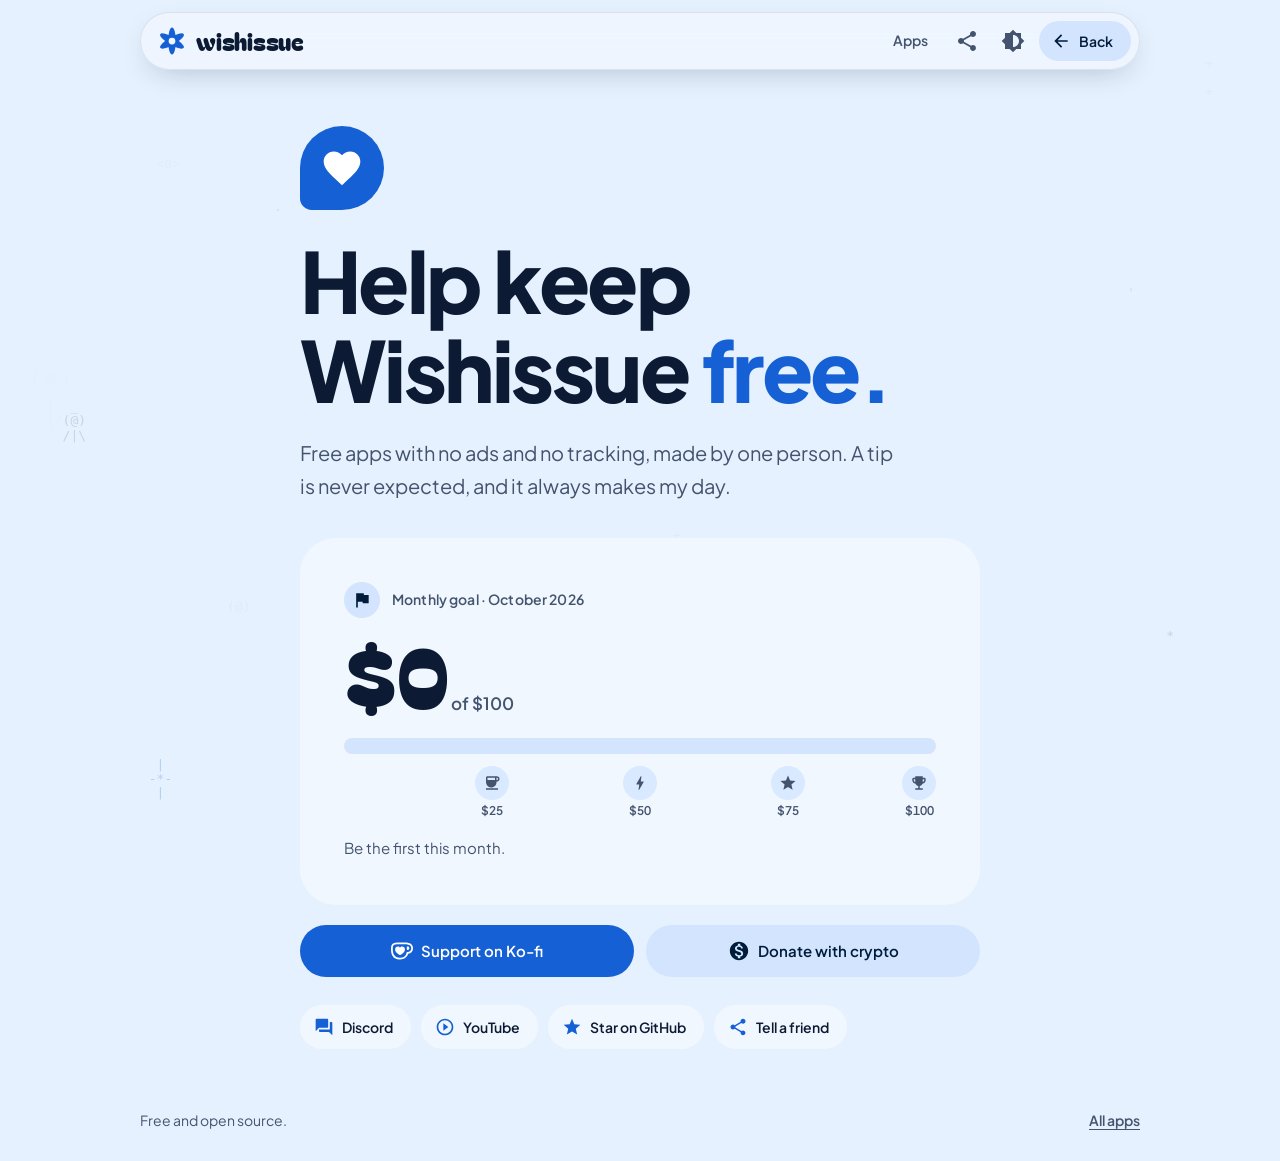
<file: donate.html>
<!doctype html>
<html lang="en">
<head>
<meta charset="utf-8">
<meta name="viewport" content="width=device-width, initial-scale=1, viewport-fit=cover">
<title>Support Wishissue</title>
<meta name="description" content="Support Wishissue's free, ad-free, open source apps with a Ko-fi tip or USDT on Tron or Ethereum.">
<meta property="og:title" content="Support Wishissue">
<meta property="og:description" content="Support free, ad-free apps with a Ko-fi tip or USDT.">
<meta property="og:type" content="website">
<meta name="theme-color" content="#e6f1ff" media="(prefers-color-scheme: light)">
<meta name="theme-color" content="#000000" media="(prefers-color-scheme: dark)">
<link rel="icon" href="data:image/svg+xml,%3Csvg xmlns='http://www.w3.org/2000/svg' viewBox='0 0 32 32'%3E%3Cg fill='%231560d4'%3E%3Cellipse cx='16' cy='16' rx='4.2' ry='14.5'/%3E%3Cellipse cx='16' cy='16' rx='4.2' ry='14.5' transform='rotate(60 16 16)'/%3E%3Cellipse cx='16' cy='16' rx='4.2' ry='14.5' transform='rotate(120 16 16)'/%3E%3C/g%3E%3Ccircle cx='16' cy='16' r='3.6' fill='%23e6f1ff'/%3E%3C/svg%3E">
<link rel="preconnect" href="https://fonts.googleapis.com">
<link rel="preconnect" href="https://fonts.gstatic.com" crossorigin>
<link href="https://fonts.googleapis.com/css2?family=Bagel+Fat+One&family=Plus+Jakarta+Sans:wght@400;500;600;800&display=swap" rel="stylesheet">
<link rel="stylesheet" href="donate.css">
<script>
/* apply the saved theme before first paint, so there is no flash */
try{var t=localStorage.getItem("wishissue-theme");if(t==="light"||t==="dark")document.documentElement.dataset.theme=t}catch(e){}
</script>
</head>
<body>
<canvas id="bg" aria-hidden="true"></canvas>
<a class="skip" href="#main">Skip to content</a>

<header><div class="wrap"><nav>
  <a class="logo" href="index.html" aria-label="Wishissue home"><svg viewBox="0 0 32 32" aria-hidden="true"><g fill="currentColor"><ellipse cx="16" cy="16" rx="4.2" ry="14.5"/><ellipse cx="16" cy="16" rx="4.2" ry="14.5" transform="rotate(60 16 16)"/><ellipse cx="16" cy="16" rx="4.2" ry="14.5" transform="rotate(120 16 16)"/></g><circle cx="16" cy="16" r="3.6" fill="var(--sc)"/></svg><span>wishissue</span></a>
  <a class="l" href="index.html#apps">Apps</a>
  <button class="ib" id="share" type="button" aria-label="Share this page"><svg class="i" viewBox="0 0 24 24" aria-hidden="true"><path d="M18 16.08c-.76 0-1.44.3-1.96.77L8.91 12.7c.05-.23.09-.46.09-.7s-.04-.47-.09-.7l7.05-4.11c.54.5 1.25.81 2.04.81 1.66 0 3-1.34 3-3s-1.34-3-3-3-3 1.34-3 3c0 .24.04.47.09.7L8.04 9.81C7.5 9.31 6.79 9 6 9c-1.66 0-3 1.34-3 3s1.34 3 3 3c.79 0 1.5-.31 2.04-.81l7.12 4.16c-.05.21-.08.43-.08.65 0 1.61 1.31 2.92 2.92 2.92s2.92-1.31 2.92-2.92-1.31-2.92-2.92-2.92Z"/></svg></button>
  <button class="ib" id="tog" type="button" aria-label="Switch light or dark theme"><svg class="i" viewBox="0 0 24 24" aria-hidden="true"><path d="M20 8.69V4h-4.69L12 .69 8.69 4H4v4.69L.69 12 4 15.31V20h4.69L12 23.31 15.31 20H20v-4.69L23.31 12 20 8.69zM12 18V6c3.31 0 6 2.69 6 6s-2.69 6-6 6z"/></svg></button>
  <a class="btn sm t" href="index.html"><svg class="i" viewBox="0 0 24 24" aria-hidden="true"><path d="M20 11H7.83l5.59-5.59L12 4l-8 8 8 8 1.41-1.41L7.83 13H20v-2Z"/></svg>Back</a>
</nav></div></header>

<main id="main" tabindex="-1">
  <div class="wrap col">

    <section class="intro">
      <button class="heart-btn" id="heart" type="button" aria-label="Send some love">
        <span class="heart-ring" aria-hidden="true"></span>
        <svg viewBox="0 0 24 24" aria-hidden="true"><path d="m12 21.35-1.45-1.32C5.4 15.36 2 12.28 2 8.5 2 5.42 4.42 3 7.5 3c1.74 0 3.41.81 4.5 2.09C13.09 3.81 14.76 3 16.5 3 19.58 3 22 5.42 22 8.5c0 3.78-3.4 6.86-8.55 11.54L12 21.35Z"/></svg>
      </button>
      <h1>Help keep Wishissue <span class="g">free.</span></h1>
      <p class="lede">Free apps with no ads and no tracking, made by one person. A tip is never expected, and it always makes my day.</p>
    </section>

    <section class="card goal" aria-labelledby="goal-title">
      <div class="goal-head">
        <span class="goal-ico" aria-hidden="true"><svg viewBox="0 0 24 24"><path d="M14.4 6 14 4H5v17h2v-7h5.6l.4 2h7V6h-5.6Z"/></svg></span>
        <h2 id="goal-title" class="goal-label">Monthly goal <span id="goal-month"></span></h2>
      </div>
      <p class="goal-amount"><span id="goal-raised">$0</span><span class="of"> of <span id="goal-target">$100</span></span></p>
      <div class="progress" id="meter" role="progressbar" aria-labelledby="goal-title" aria-valuemin="0" aria-valuemax="100" aria-valuenow="0">
        <div class="progress-fill" id="meter-fill"></div>
      </div>
      <ol class="miles" id="miles" aria-label="Milestones"></ol>
      <p class="goal-foot" id="goal-foot"></p>
    </section>

    <section class="thanks" id="supporters" hidden aria-label="Supporters">
      <div class="avatars" id="avatars"></div>
      <p id="thanks-text"></p>
    </section>

    <div class="actions">
      <a class="btn" id="kofi-link" href="https://ko-fi.com/wishismachine" target="_blank" rel="noopener">
        <svg class="ico" viewBox="0 0 24 24" aria-hidden="true"><path d="M11.351 2.715c-2.7 0-4.986.025-6.83.26C2.078 3.285 0 5.154 0 8.61c0 3.506.182 6.13 1.585 8.493 1.584 2.701 4.233 4.182 7.662 4.182h.83c4.209 0 6.494-2.234 7.637-4a9.5 9.5 0 0 0 1.091-2.338C21.792 14.688 24 12.22 24 9.208v-.415c0-3.247-2.13-5.507-5.792-5.87-1.558-.156-2.65-.208-6.857-.208m0 1.947c4.208 0 5.09.052 6.571.182 2.624.311 4.13 1.584 4.13 4v.39c0 2.156-1.792 3.844-3.87 3.844h-.935l-.156.649c-.208 1.013-.597 1.818-1.039 2.546-.909 1.428-2.545 3.064-5.922 3.064h-.805c-2.571 0-4.831-.883-6.078-3.195-1.09-2-1.298-4.155-1.298-7.506 0-2.181.857-3.402 3.012-3.714 1.533-.233 3.559-.26 6.39-.26m6.547 2.287c-.416 0-.65.234-.65.546v2.935c0 .311.234.545.65.545 1.324 0 2.051-.754 2.051-2s-.727-2.026-2.052-2.026m-10.39.182c-1.818 0-3.013 1.48-3.013 3.142 0 1.533.858 2.857 1.949 3.897.727.701 1.87 1.429 2.649 1.896a1.47 1.47 0 0 0 1.507 0c.78-.467 1.922-1.195 2.623-1.896 1.117-1.039 1.974-2.364 1.974-3.897 0-1.662-1.247-3.142-3.039-3.142-1.065 0-1.792.545-2.338 1.298-.493-.753-1.246-1.298-2.312-1.298"/></svg>
        Support on Ko-fi
      </a>
      <button class="btn t" id="open-crypto" type="button" aria-haspopup="dialog">
        <svg class="ico" viewBox="0 0 24 24" aria-hidden="true"><path d="M12 2C6.48 2 2 6.48 2 12s4.48 10 10 10 10-4.48 10-10S17.52 2 12 2Zm1.41 16.09V20h-2.67v-1.93c-1.71-.36-3.16-1.46-3.27-3.4h1.96c.1 1.05.82 1.87 2.65 1.87 1.96 0 2.4-.98 2.4-1.59 0-.83-.44-1.61-2.67-2.14-2.48-.6-4.18-1.62-4.18-3.67 0-1.72 1.39-2.84 3.11-3.21V4h2.67v1.95c1.86.45 2.79 1.86 2.85 3.39H14.3c-.05-1.11-.64-1.87-2.22-1.87-1.5 0-2.4.68-2.4 1.64 0 .84.65 1.39 2.67 1.91s4.18 1.39 4.18 3.91c-.01 1.83-1.38 2.83-3.12 3.16Z"/></svg>
        Donate with crypto
      </button>
    </div>

    <div class="pills" role="group" aria-label="Other ways to help">
      <a class="pill" id="link-discord" href="https://discord.com/invite/B5scEa987Y" target="_blank" rel="noopener"><svg class="i" viewBox="0 0 24 24" aria-hidden="true"><path d="M21 6h-2v9H6v2c0 .55.45 1 1 1h11l4 4V7c0-.55-.45-1-1-1Zm-4 6V3c0-.55-.45-1-1-1H3c-.55 0-1 .45-1 1v14l4-4h10c.55 0 1-.45 1-1Z"/></svg>Discord</a>
      <a class="pill" id="link-youtube" href="https://www.youtube.com/@wishismachine" target="_blank" rel="noopener"><svg class="i" viewBox="0 0 24 24" aria-hidden="true"><path d="m10 16.5 6-4.5-6-4.5v9ZM12 2C6.48 2 2 6.48 2 12s4.48 10 10 10 10-4.48 10-10S17.52 2 12 2Zm0 18c-4.41 0-8-3.59-8-8s3.59-8 8-8 8 3.59 8 8-3.59 8-8 8Z"/></svg>YouTube</a>
      <a class="pill" id="link-github" href="https://github.com/wishissue" target="_blank" rel="noopener"><svg class="i" viewBox="0 0 24 24" aria-hidden="true"><path d="m12 17.27 6.18 3.73-1.64-7.03L22 9.24l-7.19-.61L12 2 9.19 8.63 2 9.24l5.46 4.73L5.82 21 12 17.27Z"/></svg>Star on GitHub</a>
      <button class="pill" id="link-share" type="button"><svg class="i" viewBox="0 0 24 24" aria-hidden="true"><path d="M18 16.08c-.76 0-1.44.3-1.96.77L8.91 12.7c.05-.23.09-.46.09-.7s-.04-.47-.09-.7l7.05-4.11c.54.5 1.25.81 2.04.81 1.66 0 3-1.34 3-3s-1.34-3-3-3-3 1.34-3 3c0 .24.04.47.09.7L8.04 9.81C7.5 9.31 6.79 9 6 9c-1.66 0-3 1.34-3 3s1.34 3 3 3c.79 0 1.5-.31 2.04-.81l7.12 4.16c-.05.21-.08.43-.08.65 0 1.61 1.31 2.92 2.92 2.92s2.92-1.31 2.92-2.92-1.31-2.92-2.92-2.92Z"/></svg><span class="lbl">Tell a friend</span></button>
    </div>
  </div>
</main>

<footer class="foot wrap"><span>Free and open source.</span><a class="flink" href="index.html">All apps</a></footer>

<dialog class="sheet" id="sheet" aria-labelledby="sheet-title">
  <div class="sheet-body">
    <div class="handle" aria-hidden="true"></div>
    <div class="sheet-head">
      <h2 id="sheet-title">Donate USDT</h2>
      <button class="ib" id="close" type="button" aria-label="Close"><svg class="i" viewBox="0 0 24 24" aria-hidden="true"><path d="M19 6.41 17.59 5 12 10.59 6.41 5 5 6.41 10.59 12 5 17.59 6.41 19 12 13.41 17.59 19 19 17.59 13.41 12 19 6.41Z"/></svg></button>
    </div>

    <div class="seg" id="seg" role="tablist" aria-label="Network"></div>

    <div class="pay" id="pay" role="tabpanel">
      <div class="qr-wrap" id="qr-wrap">
        <i class="corner tl"></i><i class="corner tr"></i><i class="corner bl"></i><i class="corner br"></i>
        <div class="qr" id="qr"></div>
        <span class="scan" aria-hidden="true"></span>
      </div>
      <p class="net-note" id="net-note"></p>
      <div class="info-chips" id="info-chips"></div>
      <p class="addr" id="addr" tabindex="0" aria-label="Wallet address"></p>
      <button class="btn" id="copy" type="button">
        <svg class="ico ico-copy" viewBox="0 0 24 24" aria-hidden="true"><path d="M16 1H4a2 2 0 0 0-2 2v14h2V3h12V1Zm3 4H8a2 2 0 0 0-2 2v14a2 2 0 0 0 2 2h11a2 2 0 0 0 2-2V7a2 2 0 0 0-2-2Zm0 16H8V7h11v14Z"/></svg>
        <svg class="ico ico-check" viewBox="0 0 24 24" aria-hidden="true"><path d="M9 16.2 4.8 12l-1.4 1.4L9 19 21 7l-1.4-1.4L9 16.2Z"/></svg>
        <span class="copy-label">Copy address</span>
      </button>
      <p class="warn">
        <svg viewBox="0 0 24 24" aria-hidden="true"><path d="M12 2C6.48 2 2 6.48 2 12s4.48 10 10 10 10-4.48 10-10S17.52 2 12 2Zm1 15h-2v-6h2v6Zm0-8h-2V7h2v2Z"/></svg>
        <span id="warn-text"></span>
      </p>
    </div>
  </div>
</dialog>

<div class="live" id="live" role="status" aria-live="polite"></div>
<script src="donate.js" defer></script>
</body>
</html>
</file>
<file: donate.css>
/* Donate page. Shares its design system with index.html: same tokens, fonts, pill nav, cards and motion. */
:root{--bg:#e6f1ff;--sc:#f1f7ff;--sh:#d9e9ff;--on:#0c1b33;--onv:#44546f;--pri:#1560d4;--onpri:#fff;--pc:#d3e4ff;--onpc:#001c3b;--tc:#dfe0ff;--cc:#c4ecff;--ink:#0c1b33;--inkon:#fff;--good:#14804f;--ol:rgba(12,27,51,.14);color-scheme:light;box-sizing:border-box;padding-top:env(safe-area-inset-top,0px);padding-bottom:env(safe-area-inset-bottom,0px)}
@media (prefers-color-scheme:dark){:root:not([data-theme="light"]){--bg:#000;--sc:#0d1424;--sh:#16213a;--on:#e4ecfa;--onv:#9fb1ce;--pri:#a8c8ff;--onpri:#00315e;--pc:#0b3e7d;--onpc:#d3e4ff;--tc:#27285a;--cc:#00394f;--ink:#e4ecfa;--inkon:#0a0f1a;--good:#6fdca4;--ol:rgba(228,236,250,.18);color-scheme:dark}}
:root[data-theme="dark"]{--bg:#000;--sc:#0d1424;--sh:#16213a;--on:#e4ecfa;--onv:#9fb1ce;--pri:#a8c8ff;--onpri:#00315e;--pc:#0b3e7d;--onpc:#d3e4ff;--tc:#27285a;--cc:#00394f;--ink:#e4ecfa;--inkon:#0a0f1a;--good:#6fdca4;--ol:rgba(228,236,250,.18);color-scheme:dark}

*,*::before,*::after{box-sizing:inherit}
html{scroll-behavior:smooth;scroll-padding-top:calc(92px + env(safe-area-inset-top,0px));-webkit-text-size-adjust:100%}
body{margin:0;min-height:100vh;background:var(--bg);color:var(--on);font:400 16px/1.65 "Plus Jakarta Sans",system-ui,-apple-system,"Segoe UI",sans-serif;transition:background .3s,color .3s;overflow-x:hidden}
body::before{content:"";position:fixed;inset:0 0 auto;height:env(safe-area-inset-top,0px);z-index:21;background:var(--bg)}
h1,h2,h3{margin:0;line-height:1.06;letter-spacing:-.03em;font-weight:800}
a{color:inherit}
svg.i{width:24px;height:24px;fill:currentColor;flex:none}
.wrap{max-width:1040px;margin:0 auto;padding:0 20px}
.col{max-width:720px}
[hidden]{display:none!important}
a:focus-visible,button:focus-visible,.addr:focus-visible{outline:3px solid var(--pri);outline-offset:3px}
main:focus{outline:none}

#bg{position:fixed;top:0;left:0;width:100%;height:100%;z-index:0;pointer-events:none;display:block}
main,footer{position:relative;z-index:1}

.skip{position:absolute;left:16px;top:-80px;z-index:30;padding:10px 18px;border-radius:999px;background:var(--pri);color:var(--onpri);font-weight:600;text-decoration:none}
.skip:focus{top:calc(12px + env(safe-area-inset-top,0px))}

/* floating pill nav, same as the home page */
header{position:sticky;top:env(safe-area-inset-top,0px);z-index:20;pointer-events:none}
nav{pointer-events:auto;display:flex;align-items:center;gap:4px;height:58px;margin-top:12px;padding:0 8px 0 16px;border-radius:999px;background:var(--sc);background:color-mix(in srgb,var(--sc) 78%,transparent);-webkit-backdrop-filter:blur(18px) saturate(1.4);backdrop-filter:blur(18px) saturate(1.4);border:1px solid color-mix(in srgb,var(--on) 9%,transparent);box-shadow:0 10px 30px -12px rgba(12,27,51,.28)}
.logo{display:flex;align-items:center;gap:9px;margin-right:auto;text-decoration:none;font:400 24px/1 "Bagel Fat One","Plus Jakarta Sans",sans-serif;letter-spacing:-.01em;color:var(--on);padding-right:8px}
.logo svg{width:30px;height:30px;color:var(--pri);animation:spin 24s linear infinite}
.logo:hover svg{animation-duration:3s}
nav a.l{text-decoration:none;color:var(--onv);font-weight:600;font-size:14px;padding:9px 15px;border-radius:999px;transition:background .2s,color .2s}
nav a.l:hover{background:var(--sh);color:var(--on)}
.ib{position:relative;overflow:hidden;width:40px;height:40px;border:0;border-radius:50%;background:none;color:var(--onv);display:grid;place-items:center;cursor:pointer;transition:transform .5s,background .2s,color .2s;margin-right:2px;padding:0}
.ib:hover{background:var(--sh);color:var(--on)}
#tog:hover{transform:rotate(180deg)}
@media(max-width:620px){nav a.l{display:none}nav{padding-left:14px}.logo{font-size:22px}}

.btn{position:relative;overflow:hidden;display:inline-flex;align-items:center;justify-content:center;gap:8px;height:52px;padding:0 26px;border:0;border-radius:999px;background:var(--pri);color:var(--onpri);font:600 15px "Plus Jakarta Sans",system-ui,sans-serif;text-decoration:none;cursor:pointer;transition:box-shadow .2s,transform .2s,background .2s,color .2s;-webkit-tap-highlight-color:transparent}
.btn:hover{box-shadow:0 6px 18px rgba(0,0,0,.25);transform:translateY(-2px)}
.btn:active{transform:none;box-shadow:none}
.btn.t{background:var(--pc);color:var(--onpc)}
.btn.t:hover{box-shadow:0 6px 18px rgba(0,0,0,.14)}
.btn.sm{height:40px;padding:0 18px 0 12px;font-size:14px}
.btn.sm .i{width:20px;height:20px}
.ico{width:22px;height:22px;flex:none;fill:currentColor}
.ripple{position:absolute;border-radius:50%;background:currentColor;opacity:.16;transform:scale(0);pointer-events:none;animation:ripple .55s cubic-bezier(.05,.7,.1,1) forwards}
@keyframes ripple{to{transform:scale(1);opacity:0}}
@keyframes spin{to{transform:rotate(360deg)}}
@keyframes beat{0%,100%{transform:scale(1)}15%{transform:scale(1.22)}30%{transform:scale(1)}45%{transform:scale(1.14)}}
@keyframes morph{0%,100%{border-radius:50% 50% 50% 12%}33%{border-radius:30% 60% 40% 60%}66%{border-radius:60% 30% 60% 30%}}
@keyframes ring{0%{transform:scale(.8);opacity:.6}100%{transform:scale(1.7);opacity:0}}
@keyframes pop{from{transform:scale(.3);opacity:0}to{transform:none;opacity:1}}
@keyframes milepop{0%{transform:scale(.5)}60%{transform:scale(1.25)}100%{transform:none}}
@keyframes shine{0%,60%{left:-60%}100%{left:130%}}
@keyframes scan{0%{transform:translateY(-100%);opacity:0}15%{opacity:1}85%{opacity:1}100%{transform:translateY(240%);opacity:0}}

.rv{opacity:0;transform:translateY(28px) scale(.97);transition:opacity .7s,transform .7s cubic-bezier(.2,.8,.2,1);transition-delay:var(--d,0s)}
.rv.in{opacity:1;transform:none}

/* hero */
.intro{padding:56px 0 36px}
.heart-btn{position:relative;display:grid;place-items:center;width:84px;height:84px;margin:0 0 26px;padding:0;border:0;background:var(--pri);color:var(--onpri);border-radius:50% 50% 50% 14%;cursor:pointer;animation:morph 9s ease-in-out infinite;transition:transform .3s cubic-bezier(.3,1.5,.5,1);-webkit-tap-highlight-color:transparent}
.heart-btn:hover{transform:scale(1.07)}
.heart-btn:active{transform:scale(.92)}
.heart-btn svg{width:44px;height:44px;fill:currentColor;animation:beat 2.4s infinite}
.heart-ring{position:absolute;inset:0;border-radius:inherit;border:2px solid var(--pri);opacity:0;pointer-events:none;animation:ring 2.4s ease-out infinite}
.intro h1{font-size:clamp(40px,8.4vw,84px);max-width:11ch}
.intro h1 .g{color:var(--pri)}
.lede{max-width:40ch;margin:22px 0 0;font-size:clamp(17px,2.4vw,20px);color:var(--onv)}

h2{font-size:clamp(28px,4.6vw,40px);max-width:15ch}
.card{background:var(--sc);border-radius:36px;padding:clamp(24px,5vw,44px)}

/* monthly goal */
.goal{margin:0 0 20px}
.goal-head{display:flex;align-items:center;gap:12px}
.goal-ico{display:grid;place-items:center;flex:none;width:36px;height:36px;border-radius:50%;background:var(--pc);color:var(--onpc)}
.goal-ico svg{width:20px;height:20px;fill:currentColor}
.goal-label{margin:0;max-width:none;color:var(--onv);font:600 14px/1.4 "Plus Jakarta Sans",system-ui,sans-serif;letter-spacing:.01em}
.goal-amount{margin:14px 0 22px;font:400 clamp(54px,14vw,84px)/1 "Bagel Fat One","Plus Jakarta Sans",sans-serif;letter-spacing:-.01em;font-variant-numeric:tabular-nums}
.goal-amount .of{font:600 17px "Plus Jakarta Sans",system-ui,sans-serif;letter-spacing:0;color:var(--onv)}
.progress{position:relative;height:16px;border-radius:999px;background:var(--pc)}
.progress-fill{position:relative;height:100%;width:0;border-radius:inherit;background:var(--pri);overflow:hidden;transition:width 1.2s cubic-bezier(.2,.8,.2,1)}
.progress-fill::after{content:"";position:absolute;top:0;bottom:0;left:-60%;width:40%;background:linear-gradient(90deg,transparent,rgba(255,255,255,.4),transparent);animation:shine 3.4s ease-in-out infinite}
.progress.done .progress-fill{background:var(--good)}
.miles{position:relative;height:70px;margin:6px 0 0;padding:0;list-style:none}
.mile{position:absolute;top:0;display:grid;justify-items:center;gap:5px;transform:translateX(-50%)}
.mile:last-child{transform:translateX(-100%)}
.mile-dot{display:grid;place-items:center;width:34px;height:34px;margin-top:6px;border-radius:50%;background:var(--sh);color:var(--onv);transition:background .3s,color .3s}
.mile-dot svg{width:18px;height:18px;fill:currentColor}
.mile-label{color:var(--onv);font:600 12px/1 "Plus Jakarta Sans",system-ui,sans-serif;font-variant-numeric:tabular-nums}
.mile.reached .mile-dot{background:var(--pri);color:var(--onpri);animation:milepop .55s cubic-bezier(.3,1.5,.5,1)}
.mile.reached .mile-label{color:var(--on)}
.mile:last-child.reached .mile-dot{background:var(--good);color:var(--bg)}
.goal-foot{margin:6px 0 0;color:var(--onv);font-size:15px}

/* supporters */
.thanks{display:flex;align-items:center;gap:14px;margin:0 0 20px;padding:14px 18px;border-radius:24px;background:var(--pc);color:var(--onpc)}
.thanks p{margin:0;font-size:15px;line-height:1.4}
.avatars{display:flex;flex:none}
.avatar{display:grid;place-items:center;width:38px;height:38px;margin-left:-9px;border:2px solid var(--pc);border-radius:50%;color:#fff;font:800 14px/1 "Plus Jakarta Sans",system-ui,sans-serif;background:hsl(var(--h,220) 55% 42%)}
.avatar:first-child{margin-left:0}

.actions{display:flex;flex-wrap:wrap;gap:12px;margin-bottom:28px}
.actions .btn{flex:1 1 220px}

/* other ways to help: one tidy row of pills */
.pills{display:flex;flex-wrap:wrap;gap:10px;margin:0 0 56px}
.pill{position:relative;overflow:hidden;display:inline-flex;align-items:center;gap:8px;height:44px;padding:0 18px 0 14px;border:0;border-radius:999px;background:var(--sc);color:var(--on);font:600 14px "Plus Jakarta Sans",system-ui,sans-serif;text-decoration:none;cursor:pointer;transition:background .2s,color .2s,transform .3s cubic-bezier(.3,1.5,.5,1);-webkit-tap-highlight-color:transparent}
.pill svg{width:20px;height:20px;color:var(--pri);transition:color .2s}
.pill:hover{background:var(--pri);color:var(--onpri);transform:translateY(-3px)}
.pill:hover svg{color:inherit}
.pill[hidden]{display:none}

/* footer */
.foot{display:flex;align-items:center;justify-content:space-between;gap:16px;padding-top:4px;padding-bottom:calc(28px + env(safe-area-inset-bottom,0px));font-size:14px;color:var(--onv)}
.flink{color:var(--onv);font-weight:600;text-underline-offset:3px}
.flink:hover{color:var(--on)}

/* crypto sheet: bottom sheet on phones, centred card on larger screens */
.sheet{position:fixed;inset:0;width:100%;max-width:none;height:100%;max-height:none;margin:0;padding:0;border:0;background:transparent;color:var(--on);overflow:hidden}
.sheet[open]{display:flex;align-items:flex-end;justify-content:center}
.sheet::backdrop{background:rgba(0,0,0,.5);-webkit-backdrop-filter:blur(4px);backdrop-filter:blur(4px);opacity:0;transition:opacity .3s}
.sheet.open::backdrop{opacity:1}
.sheet-body{width:100%;max-width:480px;max-height:94dvh;max-height:94vh;overflow-y:auto;overscroll-behavior:contain;padding:8px 22px calc(26px + env(safe-area-inset-bottom,0px));border-radius:36px 36px 0 0;background:var(--sc);color:var(--on);transform:translateY(100%);transition:transform .26s ease-in}
.sheet.open .sheet-body{transform:none;transition:transform .5s cubic-bezier(.05,.7,.1,1)}
@supports (height:1dvh){.sheet-body{max-height:94dvh}}
.handle{width:36px;height:4px;margin:6px auto 12px;border-radius:999px;background:var(--onv);opacity:.4}
.sheet-head{display:flex;align-items:center;justify-content:space-between;margin:0 -6px 16px 0}
.sheet-head h2{font-size:28px;max-width:none}
@media(min-width:600px){.handle{display:none}.sheet[open]{align-items:center}.sheet-body{border-radius:36px;padding-bottom:26px;transform:translateY(40px) scale(.95);opacity:0;transition:transform .2s,opacity .2s}.sheet.open .sheet-body{opacity:1;transform:none;transition:transform .45s cubic-bezier(.2,1.2,.3,1),opacity .25s}}

.seg{display:grid;grid-auto-flow:column;grid-auto-columns:1fr;gap:4px;padding:4px;border-radius:999px;background:var(--sh)}
.seg button{position:relative;overflow:hidden;display:flex;align-items:center;justify-content:center;gap:9px;height:44px;padding:0 10px;border:0;border-radius:999px;background:none;color:var(--onv);font:600 14px "Plus Jakarta Sans",system-ui,sans-serif;cursor:pointer;transition:background .2s,color .2s;-webkit-tap-highlight-color:transparent}
.seg button:hover{color:var(--on)}
.seg button[aria-selected="true"]{background:var(--pri);color:var(--onpri)}
.seg .coin-dot{flex:none;width:12px;height:12px;border-radius:50%;background:var(--c,var(--pri));box-shadow:0 0 0 2px rgba(255,255,255,.7);transition:transform .35s cubic-bezier(.3,1.5,.5,1)}
.seg button[aria-selected="true"] .coin-dot{transform:scale(1.25)}
.seg button small{font-size:inherit;opacity:.75;font-weight:500}

.pay{display:grid;justify-items:center;gap:16px;margin-top:22px}
.qr-wrap{position:relative;padding:20px;border-radius:28px;background:#fff;overflow:hidden}
.qr{position:relative;width:min(58vw,192px);height:min(58vw,192px)}
.qr svg.code{display:block;width:100%;height:100%;fill:none}
.qr .coin{position:absolute;inset:0;margin:auto;width:40px;height:40px;border-radius:50%;background:#fff;display:grid;place-items:center}
.qr .coin span{display:grid;place-items:center;width:32px;height:32px;border-radius:50%;background:#26a17b;color:#fff;font:700 18px/1 "Plus Jakarta Sans",system-ui,sans-serif}
.corner{position:absolute;width:22px;height:22px;border:0 solid #1560d4;transition:transform .5s cubic-bezier(.3,1.5,.5,1)}
.corner.tl{top:8px;left:8px;border-top-width:3px;border-left-width:3px;border-top-left-radius:10px}
.corner.tr{top:8px;right:8px;border-top-width:3px;border-right-width:3px;border-top-right-radius:10px}
.corner.bl{bottom:8px;left:8px;border-bottom-width:3px;border-left-width:3px;border-bottom-left-radius:10px}
.corner.br{bottom:8px;right:8px;border-bottom-width:3px;border-right-width:3px;border-bottom-right-radius:10px}
.scan{position:absolute;left:0;right:0;top:0;height:56px;opacity:0;pointer-events:none;background:linear-gradient(to bottom,transparent,rgba(21,96,212,.28) 85%,rgba(21,96,212,.6))}
.qr-wrap.scanning .scan{animation:scan 1.1s cubic-bezier(.4,0,.2,1) both}
.net-note{margin:0;text-align:center;color:var(--onv);font-size:15px}
.info-chips{display:flex;flex-wrap:wrap;justify-content:center;gap:6px}
.info-chip{display:inline-flex;align-items:center;gap:6px;height:32px;padding:0 13px 0 10px;border-radius:999px;background:var(--pc);color:var(--onpc);font:600 13px/1 "Plus Jakarta Sans",system-ui,sans-serif}
.info-chip svg{width:16px;height:16px;fill:currentColor}
.addr{width:100%;margin:0;padding:14px 16px;border-radius:20px;background:var(--sh);font:600 14px/1.5 ui-monospace,SFMono-Regular,Menlo,Consolas,monospace;text-align:center;overflow-wrap:anywhere;user-select:all;-webkit-user-select:all}
.pay>.btn{width:100%}
.ico-check{display:none}
.btn.done{background:var(--good);color:var(--bg)}
.btn.done .ico-copy{display:none}
.btn.done .ico-check{display:block;animation:pop .4s cubic-bezier(.3,1.5,.5,1)}
.warn{display:flex;align-items:flex-start;gap:8px;margin:0;color:var(--onv);font-size:13px;line-height:1.5}
.warn svg{flex:none;width:18px;height:18px;margin-top:1px;fill:currentColor}

.bit{position:fixed;left:0;top:0;z-index:100;pointer-events:none;will-change:transform,opacity}
.bit svg{display:block;width:100%;height:100%}
.live{position:absolute;width:1px;height:1px;overflow:hidden;clip-path:inset(50%);white-space:nowrap}

@media(max-width:420px){.btn{padding:0 20px}.intro{padding-top:36px}}
@media(prefers-reduced-motion:reduce){*,*::before,*::after{animation:none!important;transition:none!important}.rv{opacity:1;transform:none}html{scroll-behavior:auto}.sheet-body{transform:none}}
</file>
